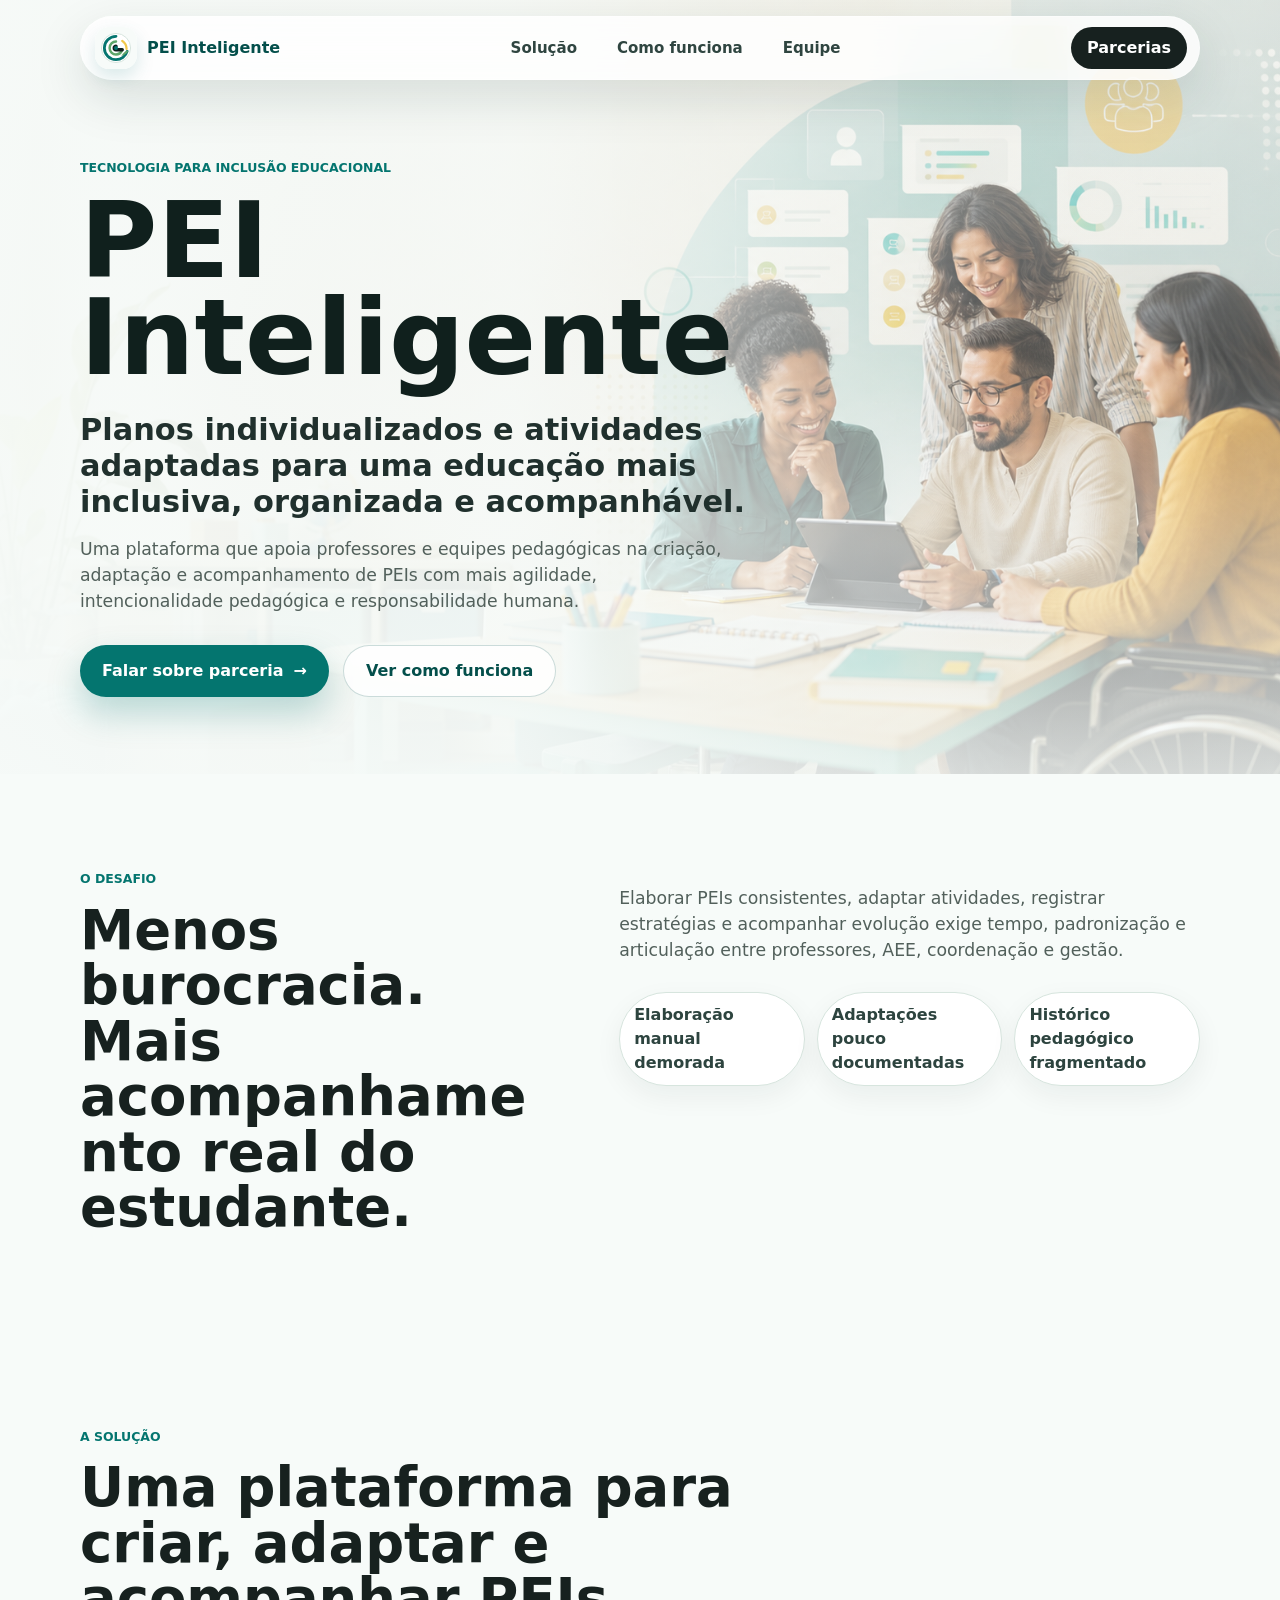
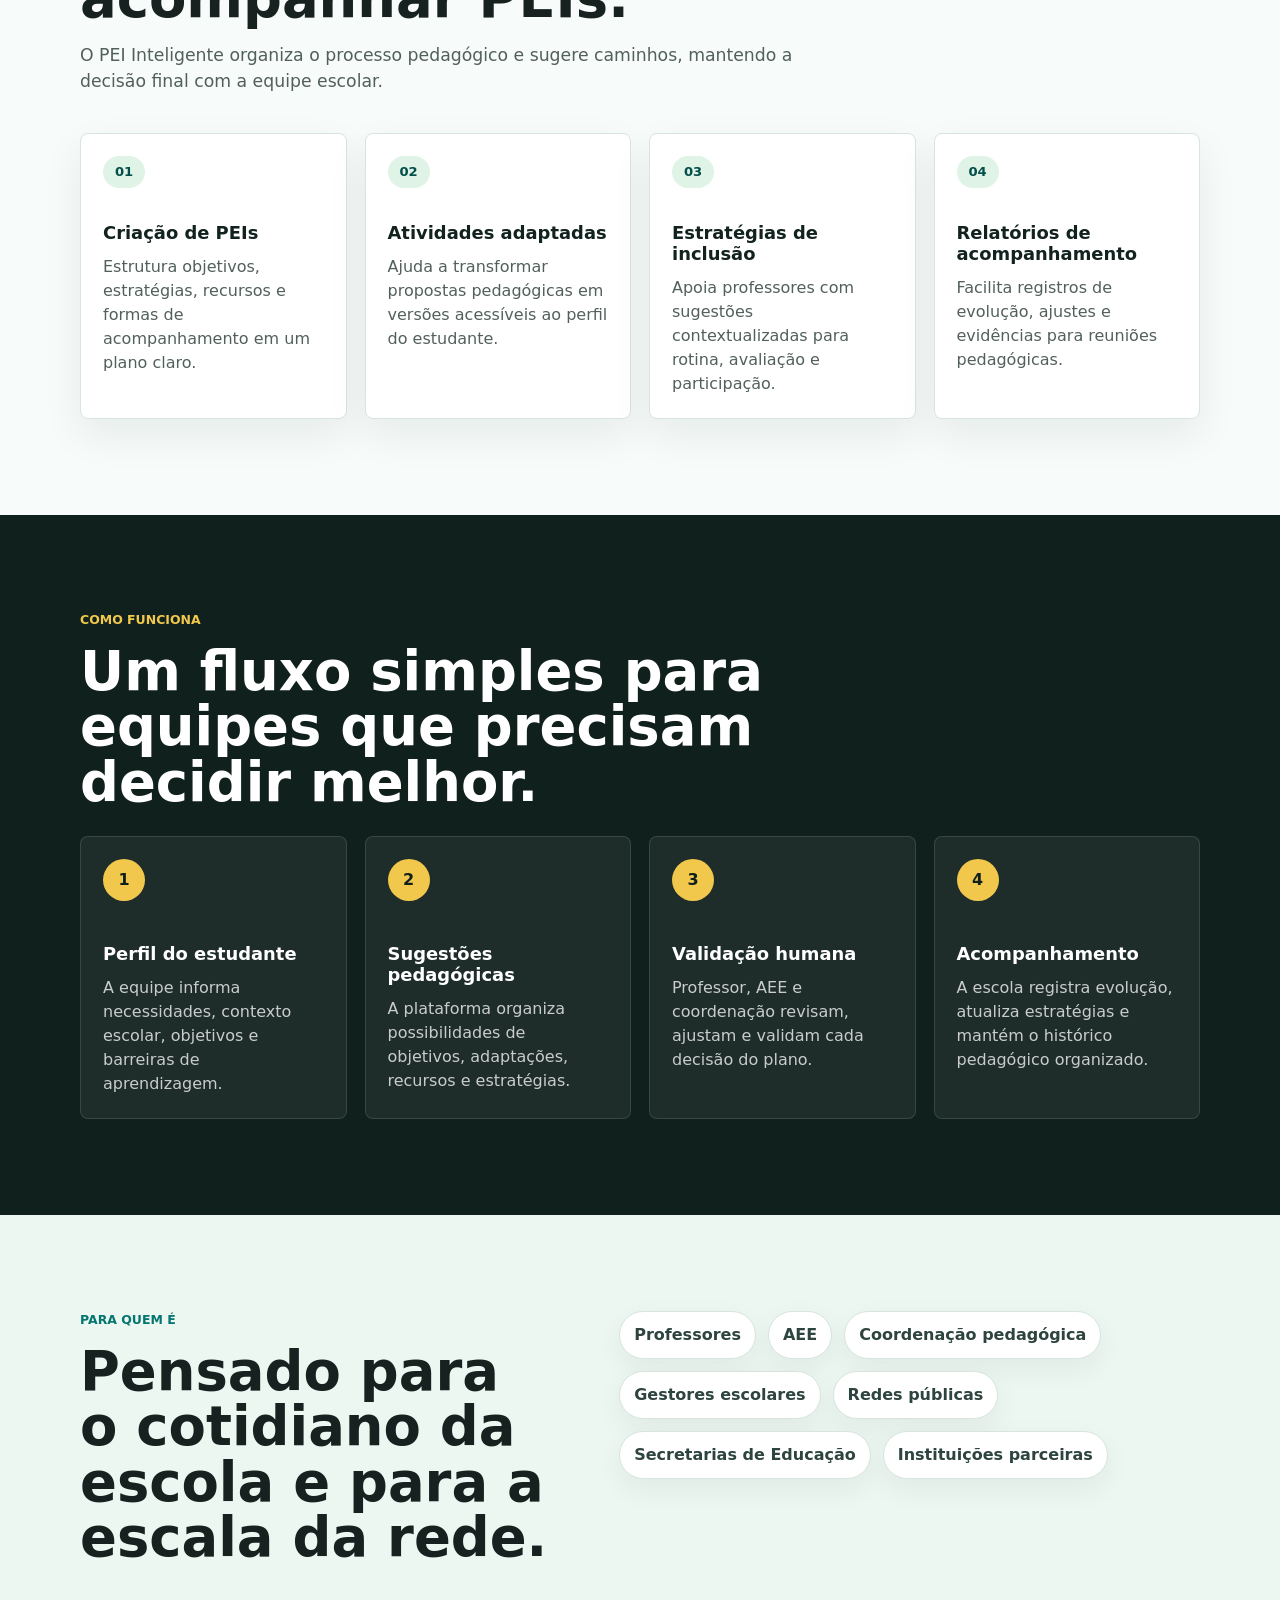
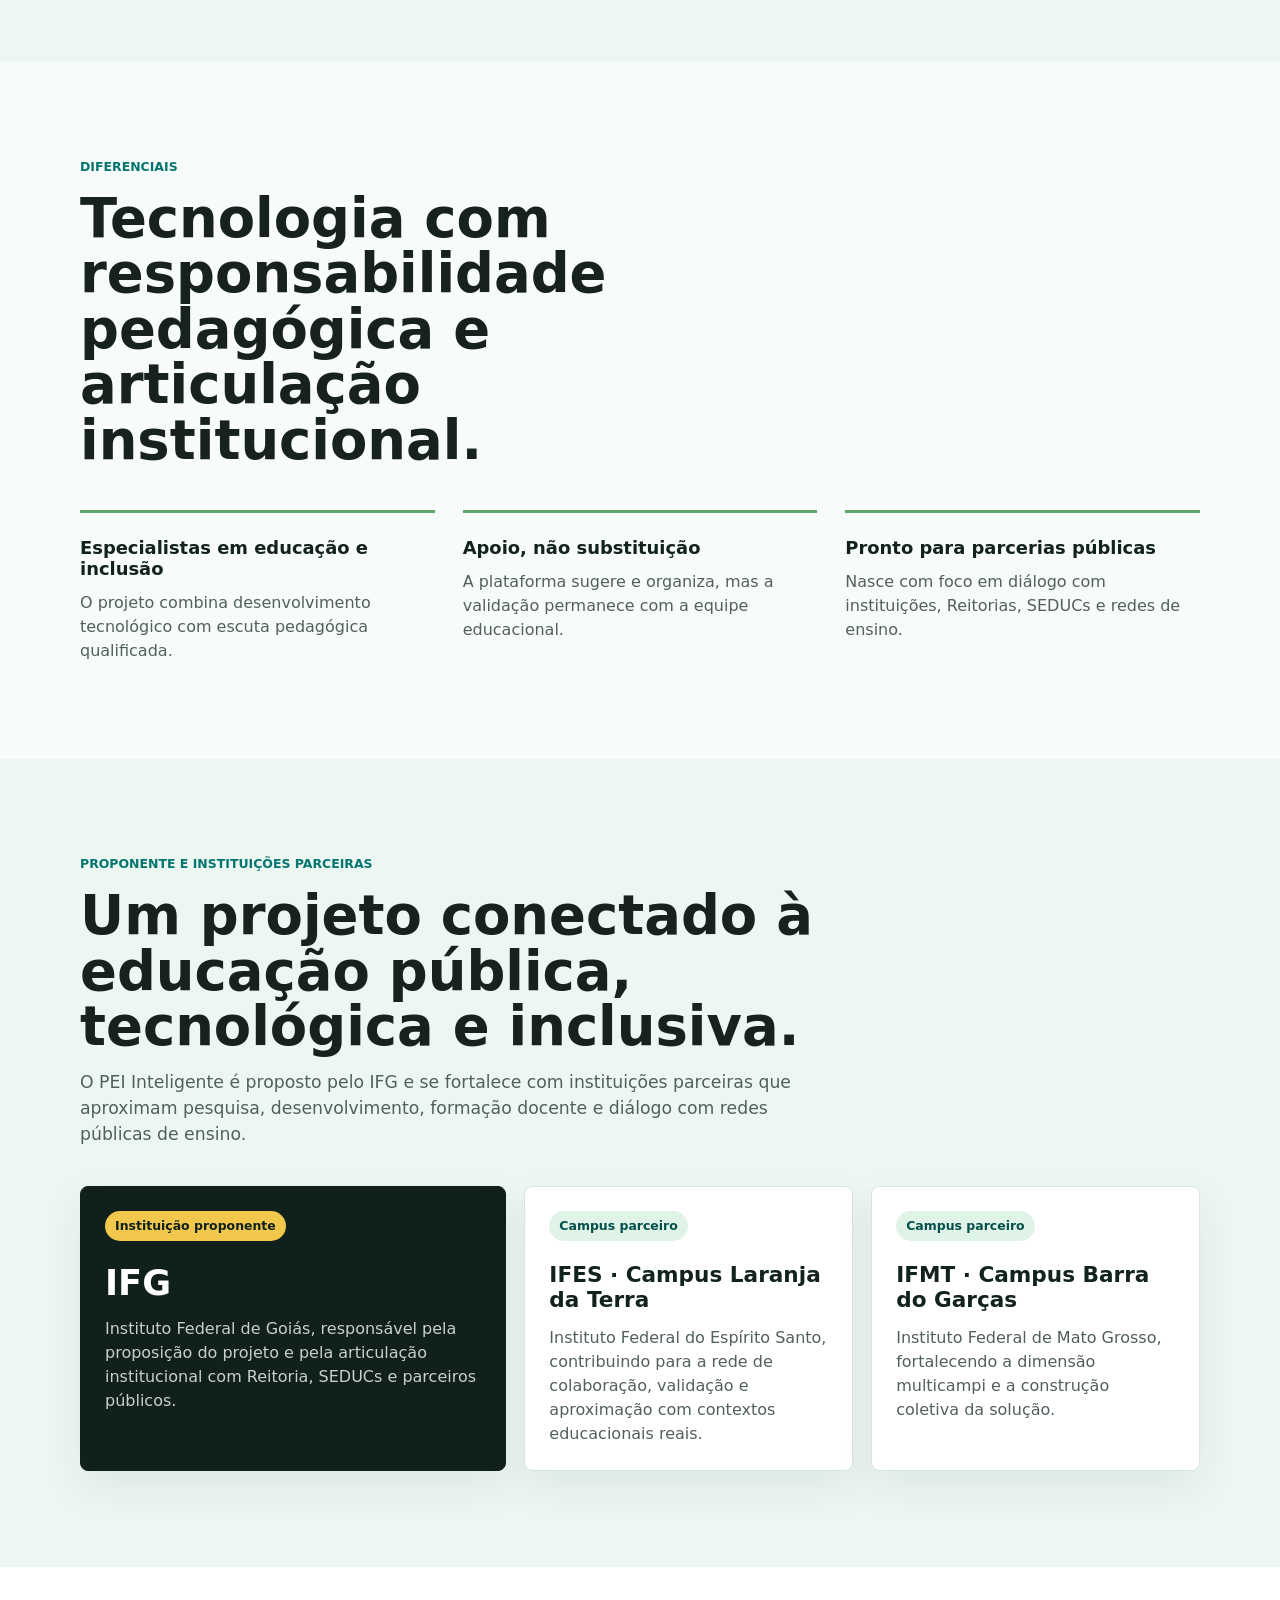
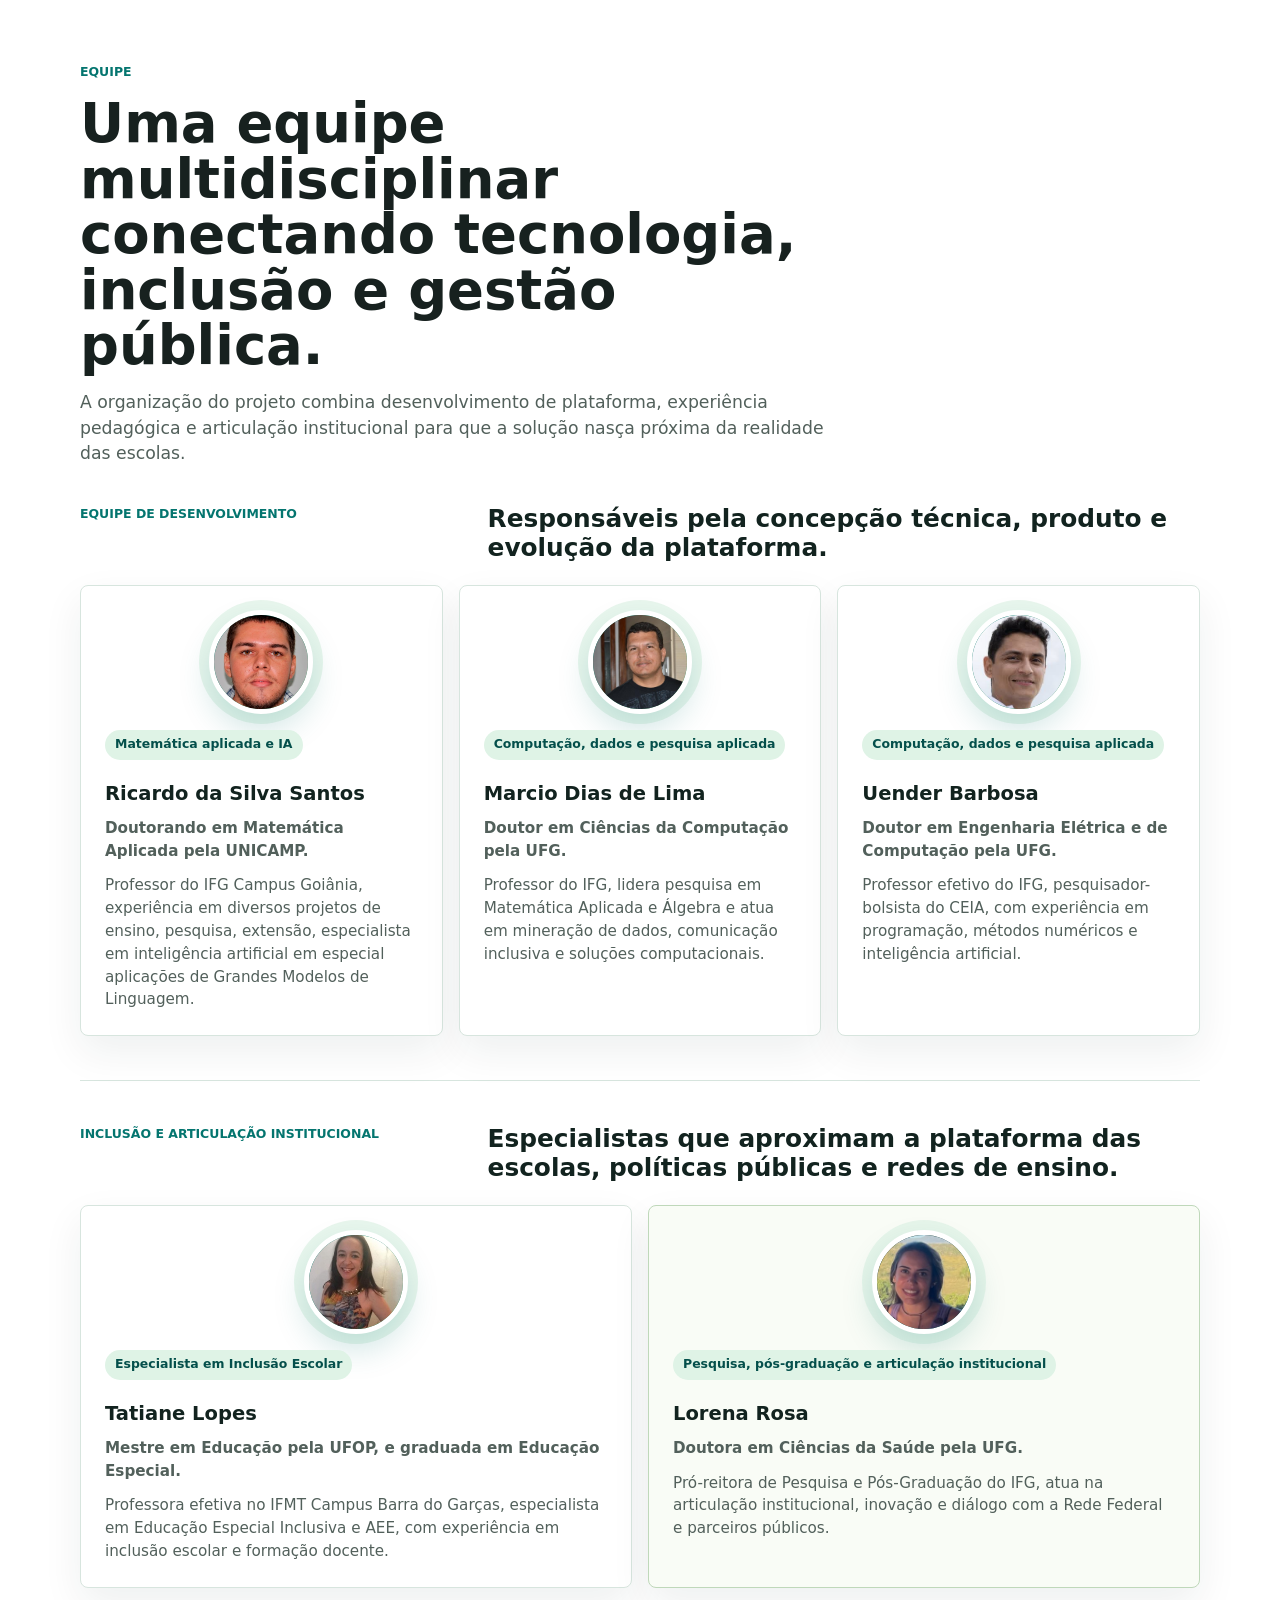
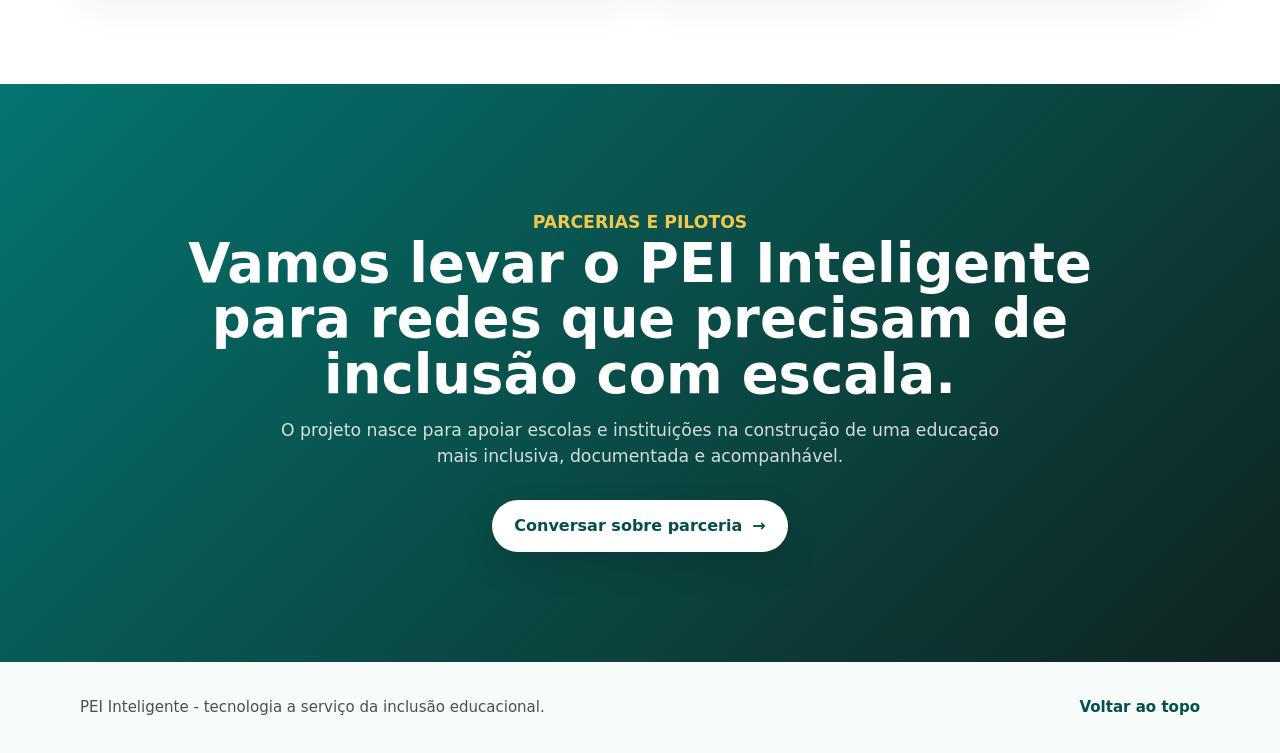
<file: index.html>
<!doctype html>
<html lang="pt-BR">
  <head>
    <meta charset="utf-8" />
    <meta name="viewport" content="width=device-width, initial-scale=1" />
    <title>PEI Inteligente | Planos individualizados e atividades adaptadas</title>
    <meta
      name="description"
      content="Plataforma para criação de PEIs, atividades adaptadas e acompanhamento pedagógico com foco em inclusão."
    />
    <meta property="og:title" content="PEI Inteligente" />
    <meta
      property="og:description"
      content="Planos individualizados, atividades adaptadas e acompanhamento pedagógico para uma educação mais inclusiva."
    />
    <meta property="og:type" content="website" />
    <meta property="og:image" content="assets/pei-inteligente-hero.png" />
    <link rel="icon" href="assets/pei-inteligente-logo.svg" type="image/svg+xml" />
    <link rel="stylesheet" href="styles.css" />
  </head>
  <body>
    <header class="site-header" aria-label="Topo">
      <a class="brand" href="#inicio" aria-label="PEI Inteligente">
        <img class="brand-logo" src="assets/pei-inteligente-logo.svg" alt="" />
        <span>PEI Inteligente</span>
      </a>

      <nav class="nav-links" aria-label="Navegação principal">
        <a href="#solucao">Solução</a>
        <a href="#como-funciona">Como funciona</a>
        <a href="#equipe">Equipe</a>
      </nav>

      <a class="header-action" href="#contato">Parcerias</a>
    </header>

    <main id="inicio">
      <section class="hero" aria-labelledby="hero-title">
        <div class="hero-media" aria-hidden="true">
          <img src="assets/pei-inteligente-hero.png" alt="" />
        </div>
        <div class="hero-overlay" aria-hidden="true"></div>

        <div class="hero-content">
          <p class="eyebrow">Tecnologia para inclusão educacional</p>
          <h1 id="hero-title">PEI Inteligente</h1>
          <p class="hero-subtitle">
            Planos individualizados e atividades adaptadas para uma educação mais inclusiva,
            organizada e acompanhável.
          </p>
          <p class="hero-copy">
            Uma plataforma que apoia professores e equipes pedagógicas na criação, adaptação
            e acompanhamento de PEIs com mais agilidade, intencionalidade pedagógica e
            responsabilidade humana.
          </p>

          <div class="hero-actions">
            <a class="button button-primary" href="#contato">
              Falar sobre parceria
              <span aria-hidden="true">→</span>
            </a>
            <a class="button button-secondary" href="#como-funciona">Ver como funciona</a>
          </div>
        </div>
      </section>

      <section class="section section-problem" aria-labelledby="problema-title">
        <div class="section-inner two-column">
          <div>
            <p class="section-kicker">O desafio</p>
            <h2 id="problema-title">Menos burocracia. Mais acompanhamento real do estudante.</h2>
          </div>
          <div class="lead-block">
            <p>
              Elaborar PEIs consistentes, adaptar atividades, registrar estratégias e acompanhar
              evolução exige tempo, padronização e articulação entre professores, AEE, coordenação
              e gestão.
            </p>
            <div class="pain-grid" aria-label="Principais desafios">
              <span>Elaboração manual demorada</span>
              <span>Adaptações pouco documentadas</span>
              <span>Histórico pedagógico fragmentado</span>
            </div>
          </div>
        </div>
      </section>

      <section class="section" id="solucao" aria-labelledby="solucao-title">
        <div class="section-inner">
          <div class="section-heading">
            <p class="section-kicker">A solução</p>
            <h2 id="solucao-title">Uma plataforma para criar, adaptar e acompanhar PEIs.</h2>
            <p>
              O PEI Inteligente organiza o processo pedagógico e sugere caminhos, mantendo a
              decisão final com a equipe escolar.
            </p>
          </div>

          <div class="feature-grid">
            <article class="feature-card">
              <span class="feature-icon">01</span>
              <h3>Criação de PEIs</h3>
              <p>Estrutura objetivos, estratégias, recursos e formas de acompanhamento em um plano claro.</p>
            </article>
            <article class="feature-card">
              <span class="feature-icon">02</span>
              <h3>Atividades adaptadas</h3>
              <p>Ajuda a transformar propostas pedagógicas em versões acessíveis ao perfil do estudante.</p>
            </article>
            <article class="feature-card">
              <span class="feature-icon">03</span>
              <h3>Estratégias de inclusão</h3>
              <p>Apoia professores com sugestões contextualizadas para rotina, avaliação e participação.</p>
            </article>
            <article class="feature-card">
              <span class="feature-icon">04</span>
              <h3>Relatórios de acompanhamento</h3>
              <p>Facilita registros de evolução, ajustes e evidências para reuniões pedagógicas.</p>
            </article>
          </div>
        </div>
      </section>

      <section class="section section-flow" id="como-funciona" aria-labelledby="fluxo-title">
        <div class="section-inner">
          <div class="section-heading compact">
            <p class="section-kicker">Como funciona</p>
            <h2 id="fluxo-title">Um fluxo simples para equipes que precisam decidir melhor.</h2>
          </div>

          <ol class="flow-list">
            <li>
              <span>1</span>
              <div>
                <h3>Perfil do estudante</h3>
                <p>A equipe informa necessidades, contexto escolar, objetivos e barreiras de aprendizagem.</p>
              </div>
            </li>
            <li>
              <span>2</span>
              <div>
                <h3>Sugestões pedagógicas</h3>
                <p>A plataforma organiza possibilidades de objetivos, adaptações, recursos e estratégias.</p>
              </div>
            </li>
            <li>
              <span>3</span>
              <div>
                <h3>Validação humana</h3>
                <p>Professor, AEE e coordenação revisam, ajustam e validam cada decisão do plano.</p>
              </div>
            </li>
            <li>
              <span>4</span>
              <div>
                <h3>Acompanhamento</h3>
                <p>A escola registra evolução, atualiza estratégias e mantém o histórico pedagógico organizado.</p>
              </div>
            </li>
          </ol>
        </div>
      </section>

      <section class="section audience-section" aria-labelledby="publico-title">
        <div class="section-inner two-column">
          <div>
            <p class="section-kicker">Para quem é</p>
            <h2 id="publico-title">Pensado para o cotidiano da escola e para a escala da rede.</h2>
          </div>
          <div class="tag-cloud" aria-label="Públicos atendidos">
            <span>Professores</span>
            <span>AEE</span>
            <span>Coordenação pedagógica</span>
            <span>Gestores escolares</span>
            <span>Redes públicas</span>
            <span>Secretarias de Educação</span>
            <span>Instituições parceiras</span>
          </div>
        </div>
      </section>

      <section class="section" aria-labelledby="diferenciais-title">
        <div class="section-inner">
          <div class="section-heading">
            <p class="section-kicker">Diferenciais</p>
            <h2 id="diferenciais-title">Tecnologia com responsabilidade pedagógica e articulação institucional.</h2>
          </div>

          <div class="difference-grid">
            <div>
              <h3>Especialistas em educação e inclusão</h3>
              <p>O projeto combina desenvolvimento tecnológico com escuta pedagógica qualificada.</p>
            </div>
            <div>
              <h3>Apoio, não substituição</h3>
              <p>A plataforma sugere e organiza, mas a validação permanece com a equipe educacional.</p>
            </div>
            <div>
              <h3>Pronto para parcerias públicas</h3>
              <p>Nasce com foco em diálogo com instituições, Reitorias, SEDUCs e redes de ensino.</p>
            </div>
          </div>
        </div>
      </section>

      <section class="section partners-section" aria-labelledby="parceiros-title">
        <div class="section-inner">
          <div class="section-heading">
            <p class="section-kicker">Proponente e instituições parceiras</p>
            <h2 id="parceiros-title">Um projeto conectado à educação pública, tecnológica e inclusiva.</h2>
            <p>
              O PEI Inteligente é proposto pelo IFG e se fortalece com instituições parceiras
              que aproximam pesquisa, desenvolvimento, formação docente e diálogo com redes
              públicas de ensino.
            </p>
          </div>

          <div class="institution-grid">
            <article class="institution-card primary-institution">
              <span>Instituição proponente</span>
              <h3>IFG</h3>
              <p>Instituto Federal de Goiás, responsável pela proposição do projeto e pela articulação institucional com Reitoria, SEDUCs e parceiros públicos.</p>
            </article>
            <article class="institution-card">
              <span>Campus parceiro</span>
              <h3>IFES · Campus Laranja da Terra</h3>
              <p>Instituto Federal do Espírito Santo, contribuindo para a rede de colaboração, validação e aproximação com contextos educacionais reais.</p>
            </article>
            <article class="institution-card">
              <span>Campus parceiro</span>
              <h3>IFMT · Campus Barra do Garças</h3>
              <p>Instituto Federal de Mato Grosso, fortalecendo a dimensão multicampi e a construção coletiva da solução.</p>
            </article>
          </div>
        </div>
      </section>

      <section class="section team-section" id="equipe" aria-labelledby="equipe-title">
        <div class="section-inner">
          <div class="section-heading">
            <p class="section-kicker">Equipe</p>
            <h2 id="equipe-title">Uma equipe multidisciplinar conectando tecnologia, inclusão e gestão pública.</h2>
            <p>
              A organização do projeto combina desenvolvimento de plataforma, experiência pedagógica
              e articulação institucional para que a solução nasça próxima da realidade das escolas.
            </p>
          </div>

          <div class="team-tier">
            <div class="tier-heading">
              <p class="section-kicker">Equipe de desenvolvimento</p>
              <h3>Responsáveis pela concepção técnica, produto e evolução da plataforma.</h3>
            </div>

            <div class="team-grid development-grid">
              <article class="person-card detailed-person">
                <img
                  class="person-photo"
                  src="assets/ricardo.png"
                  alt="Ricardo da Silva Santos"
                  style="align-self: center; object-position: center 42%;"
                />
                <div class="person-info">
                  <span class="role-label">Matemática aplicada e IA</span>
                  <h3>Ricardo da Silva Santos</h3>
                  <p class="formation">Doutorando em Matemática Aplicada pela UNICAMP.</p>
                  <p>
                    Professor do IFG Campus Goiânia, experiência em diversos projetos de ensino, pesquisa, extensão, especialista em inteligência artificial em especial aplicações de Grandes Modelos de Linguagem.
                  </p>
                </div>
              </article>

              <article class="person-card detailed-person">
                <img
                  class="person-photo"
                  src="assets/marcio.png"
                  alt="Marcio Dias de Lima"
                  style="align-self: center; object-position: center 38%;"
                />
                <div class="person-info">
                  <span class="role-label">Computação, dados e pesquisa aplicada</span>
                  <h3>Marcio Dias de Lima</h3>
                  <p class="formation">Doutor em Ciências da Computação pela UFG.</p>
                  <p>
                    Professor do IFG, lidera pesquisa em Matemática Aplicada e Álgebra e atua em mineração de dados, comunicação inclusiva e soluções computacionais.
                  </p>
                </div>
              </article>

              <article class="person-card detailed-person">
                <img
                  class="person-photo"
                  src="assets/uender.jpg"
                  alt="Uender Barbosa"
                  style="align-self: center; object-position: center 36%;"
                />
                <div class="person-info">
                  <span class="role-label">Computação, dados e pesquisa aplicada</span>
                  <h3>Uender Barbosa</h3>
                  <p class="formation">Doutor em Engenharia Elétrica e de Computação pela UFG.</p>
                  <p>
                    Professor efetivo do IFG, pesquisador-bolsista do CEIA, com experiência em programação, métodos numéricos e inteligência artificial.
                  </p>
                </div>
              </article>
            </div>
          </div>

          <div class="team-tier advisory-tier">
            <div class="tier-heading">
              <p class="section-kicker">Inclusão e articulação institucional</p>
              <h3>Especialistas que aproximam a plataforma das escolas, políticas públicas e redes de ensino.</h3>
            </div>

            <div class="team-grid advisory-grid">
              <article class="person-card specialist-card detailed-person">
                <img
                  class="person-photo"
                  src="assets/tatiane.png"
                  alt="Tatiane Lopes"
                  style="align-self: center; object-position: center 28%;"
                />
                <div class="person-info">
                  <span class="role-label">Especialista em Inclusão Escolar</span>
                  <h3>Tatiane Lopes</h3>
                  <p class="formation">Mestre em Educação pela UFOP, e graduada em Educação Especial.</p>
                  <p>
                    Professora efetiva no IFMT Campus Barra do Garças, especialista em Educação Especial Inclusiva e AEE, com experiência em inclusão escolar e formação docente.
                  </p>
                </div>
              </article>

              <article class="person-card specialist-card featured-person detailed-person">
                <img
                  class="person-photo"
                  src="assets/lorena.jpg"
                  alt="Lorena Rosa"
                  style="align-self: center; object-position: center 34%;"
                />
                <div class="person-info">
                  <span class="role-label">Pesquisa, pós-graduação e articulação institucional</span>
                  <h3>Lorena Rosa</h3>
                  <p class="formation">Doutora em Ciências da Saúde pela UFG.</p>
                  <p>
                    Pró-reitora de Pesquisa e Pós-Graduação do IFG, atua na articulação institucional, inovação e diálogo com a Rede Federal e parceiros públicos.
                  </p>
                </div>
              </article>
            </div>
          </div>
        </div>
      </section>

      <section class="contact-section" id="contato" aria-labelledby="contato-title">
        <div class="contact-inner">
          <p class="section-kicker">Parcerias e pilotos</p>
          <h2 id="contato-title">Vamos levar o PEI Inteligente para redes que precisam de inclusão com escala.</h2>
          <p>
            O projeto nasce para apoiar escolas e instituições na construção de uma educação mais
            inclusiva, documentada e acompanhável.
          </p>
          <a class="button button-light" href="https://wa.me/5562985499620">
            Conversar sobre parceria
            <span aria-hidden="true">→</span>
          </a>
        </div>
      </section>
    </main>

    <footer class="site-footer">
      <p>PEI Inteligente - tecnologia a serviço da inclusão educacional.</p>
      <a href="#inicio">Voltar ao topo</a>
    </footer>
  </body>
</html>
</file>
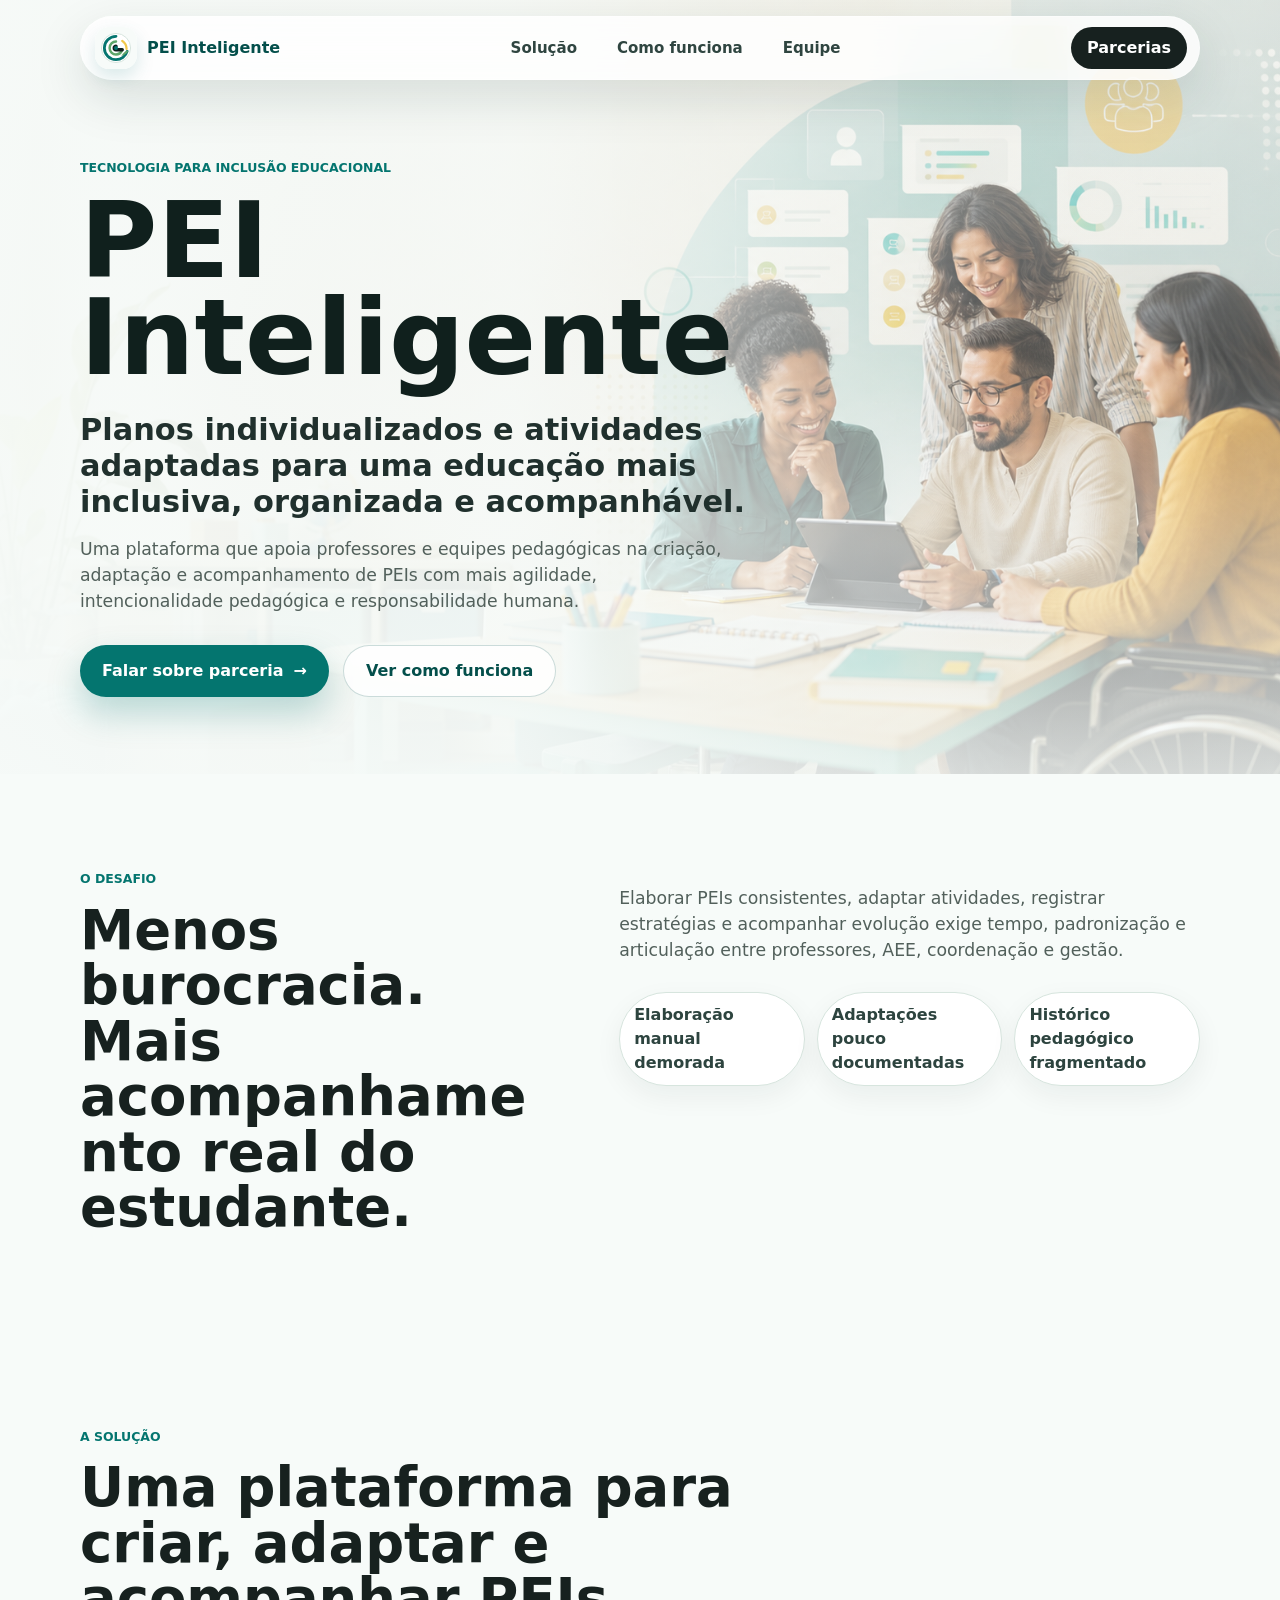
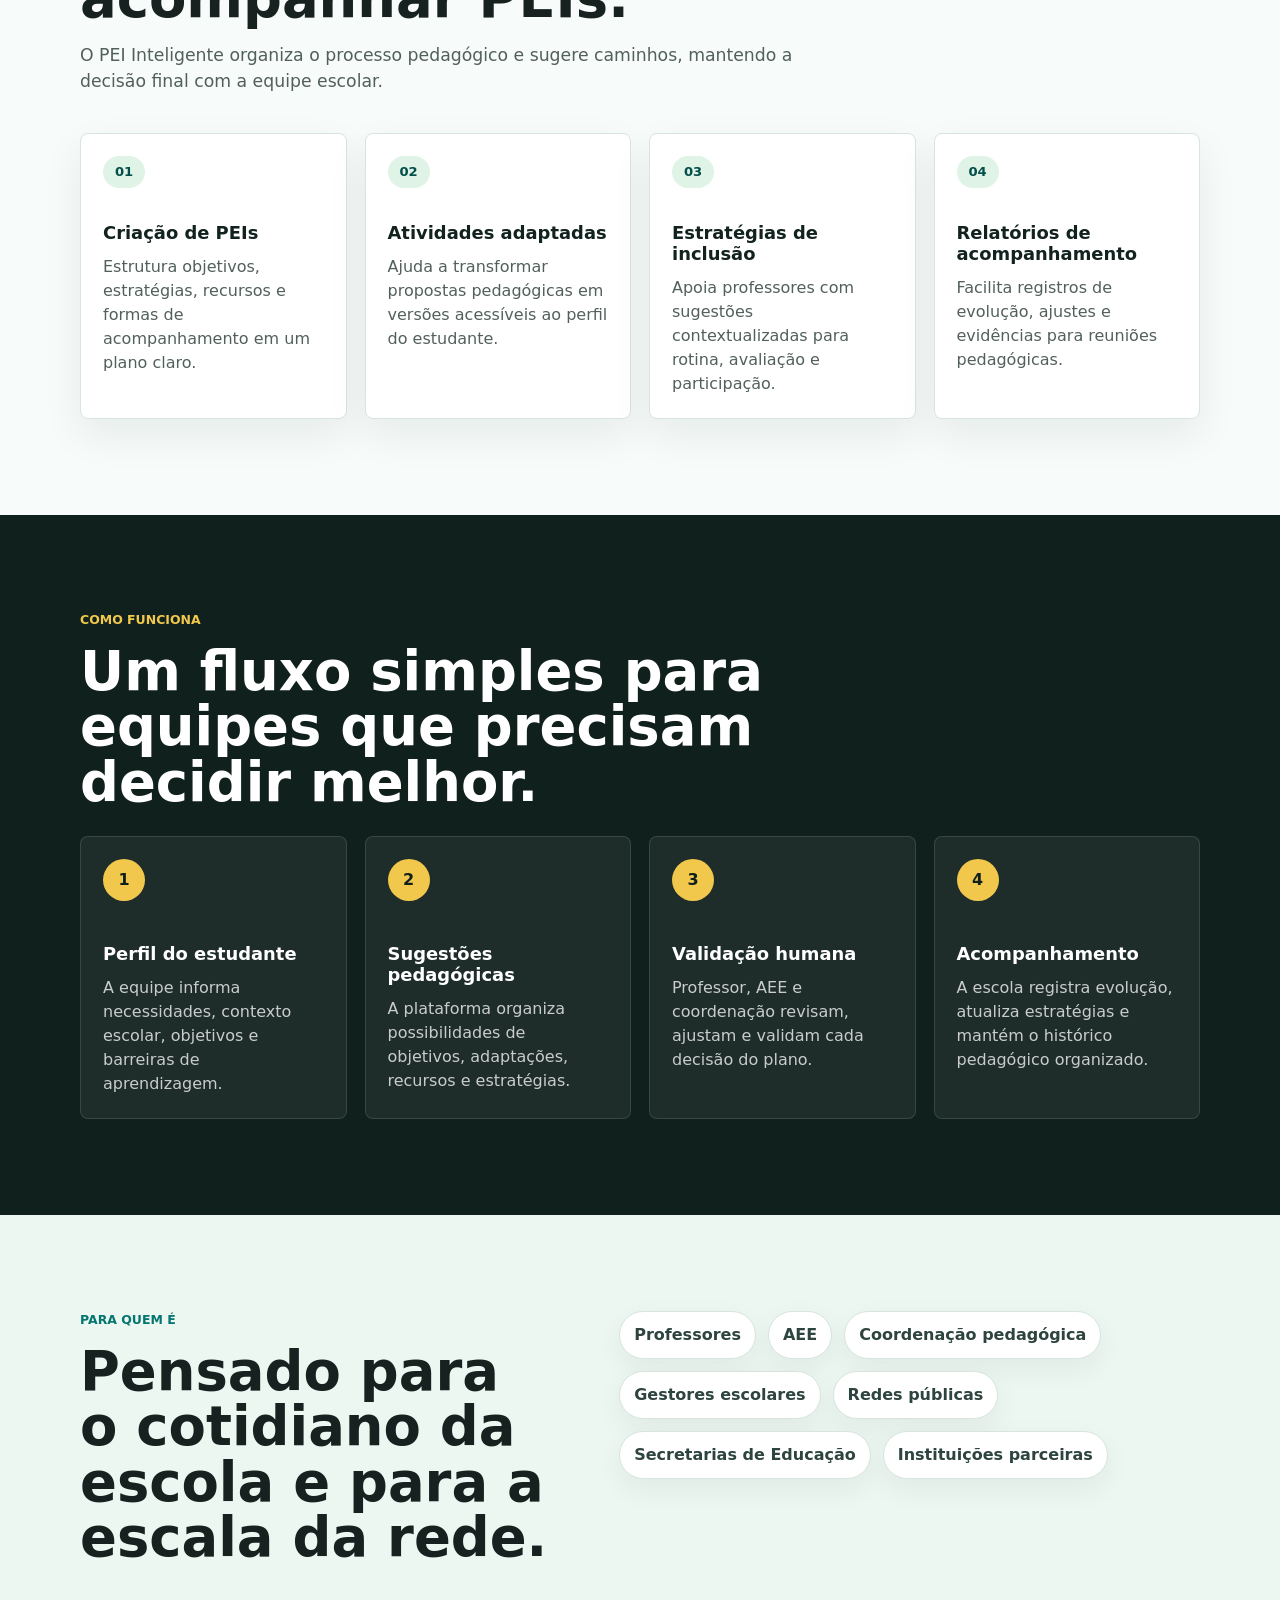
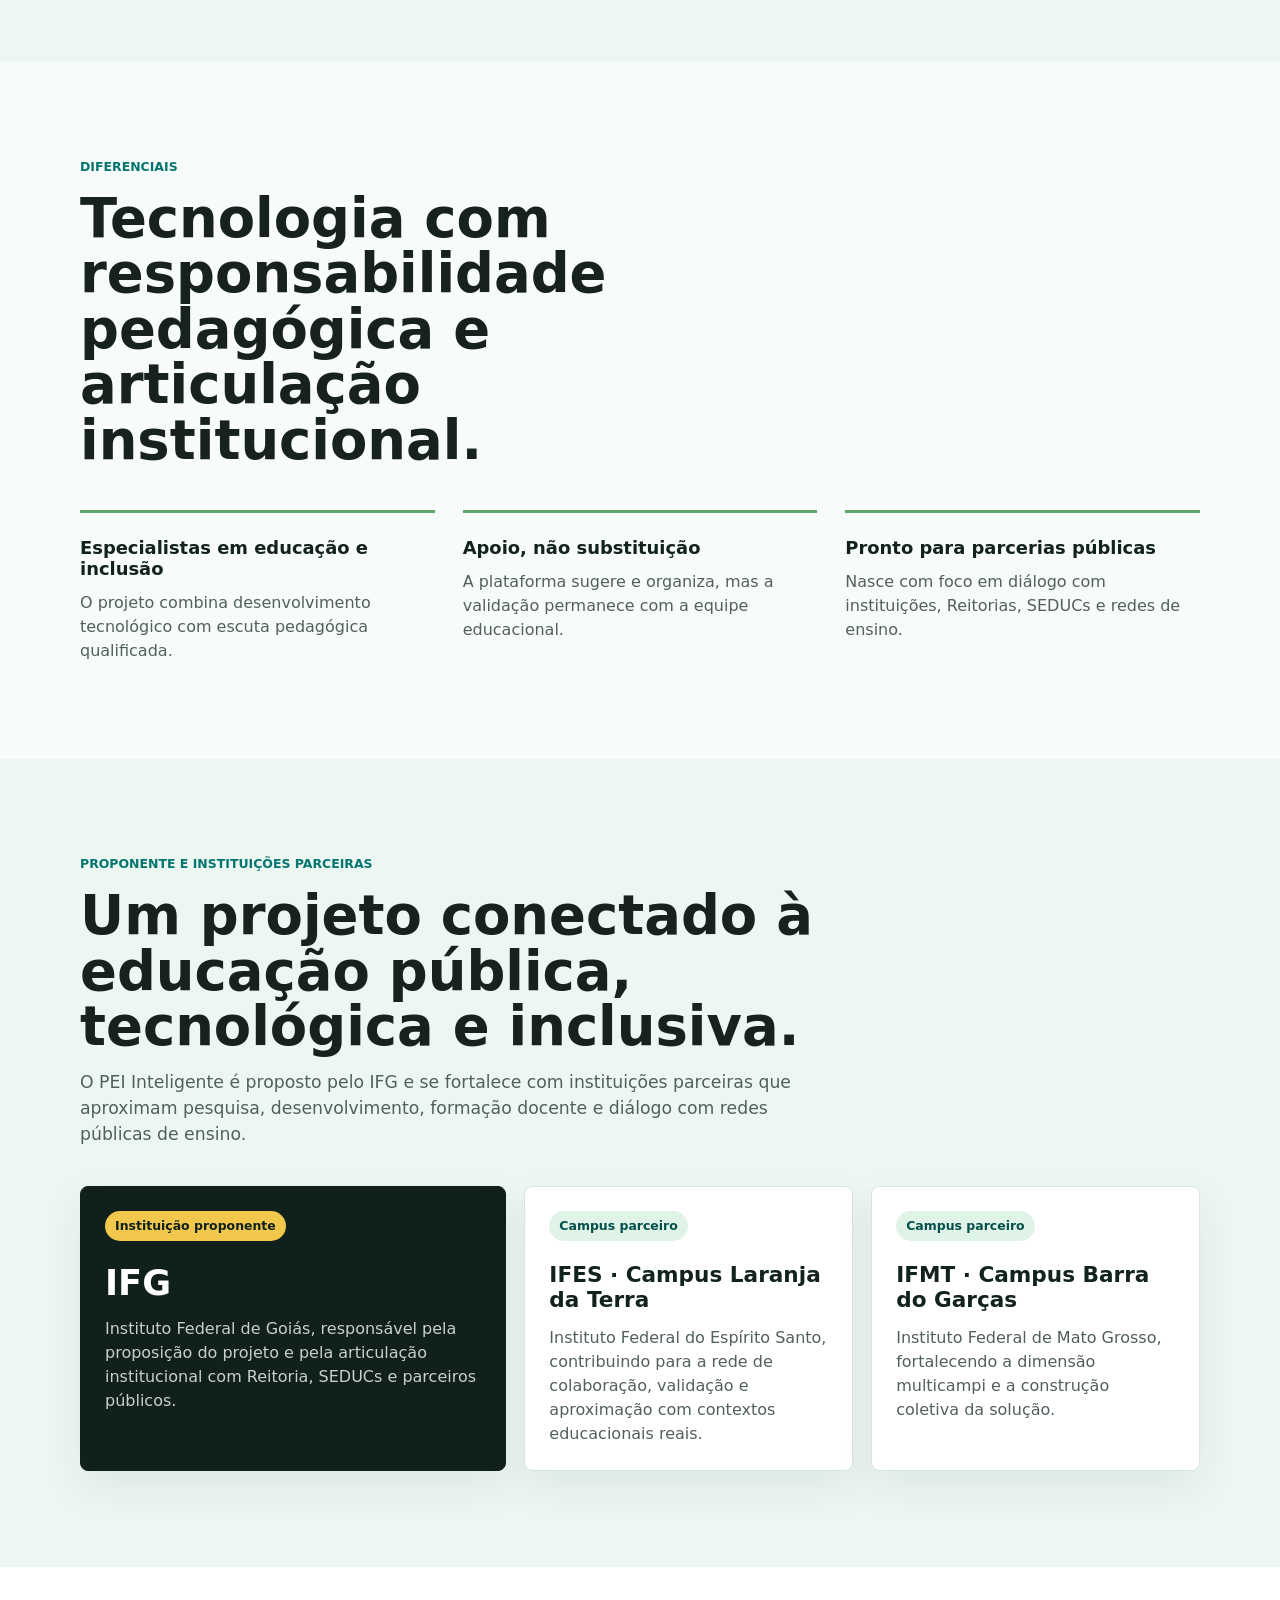
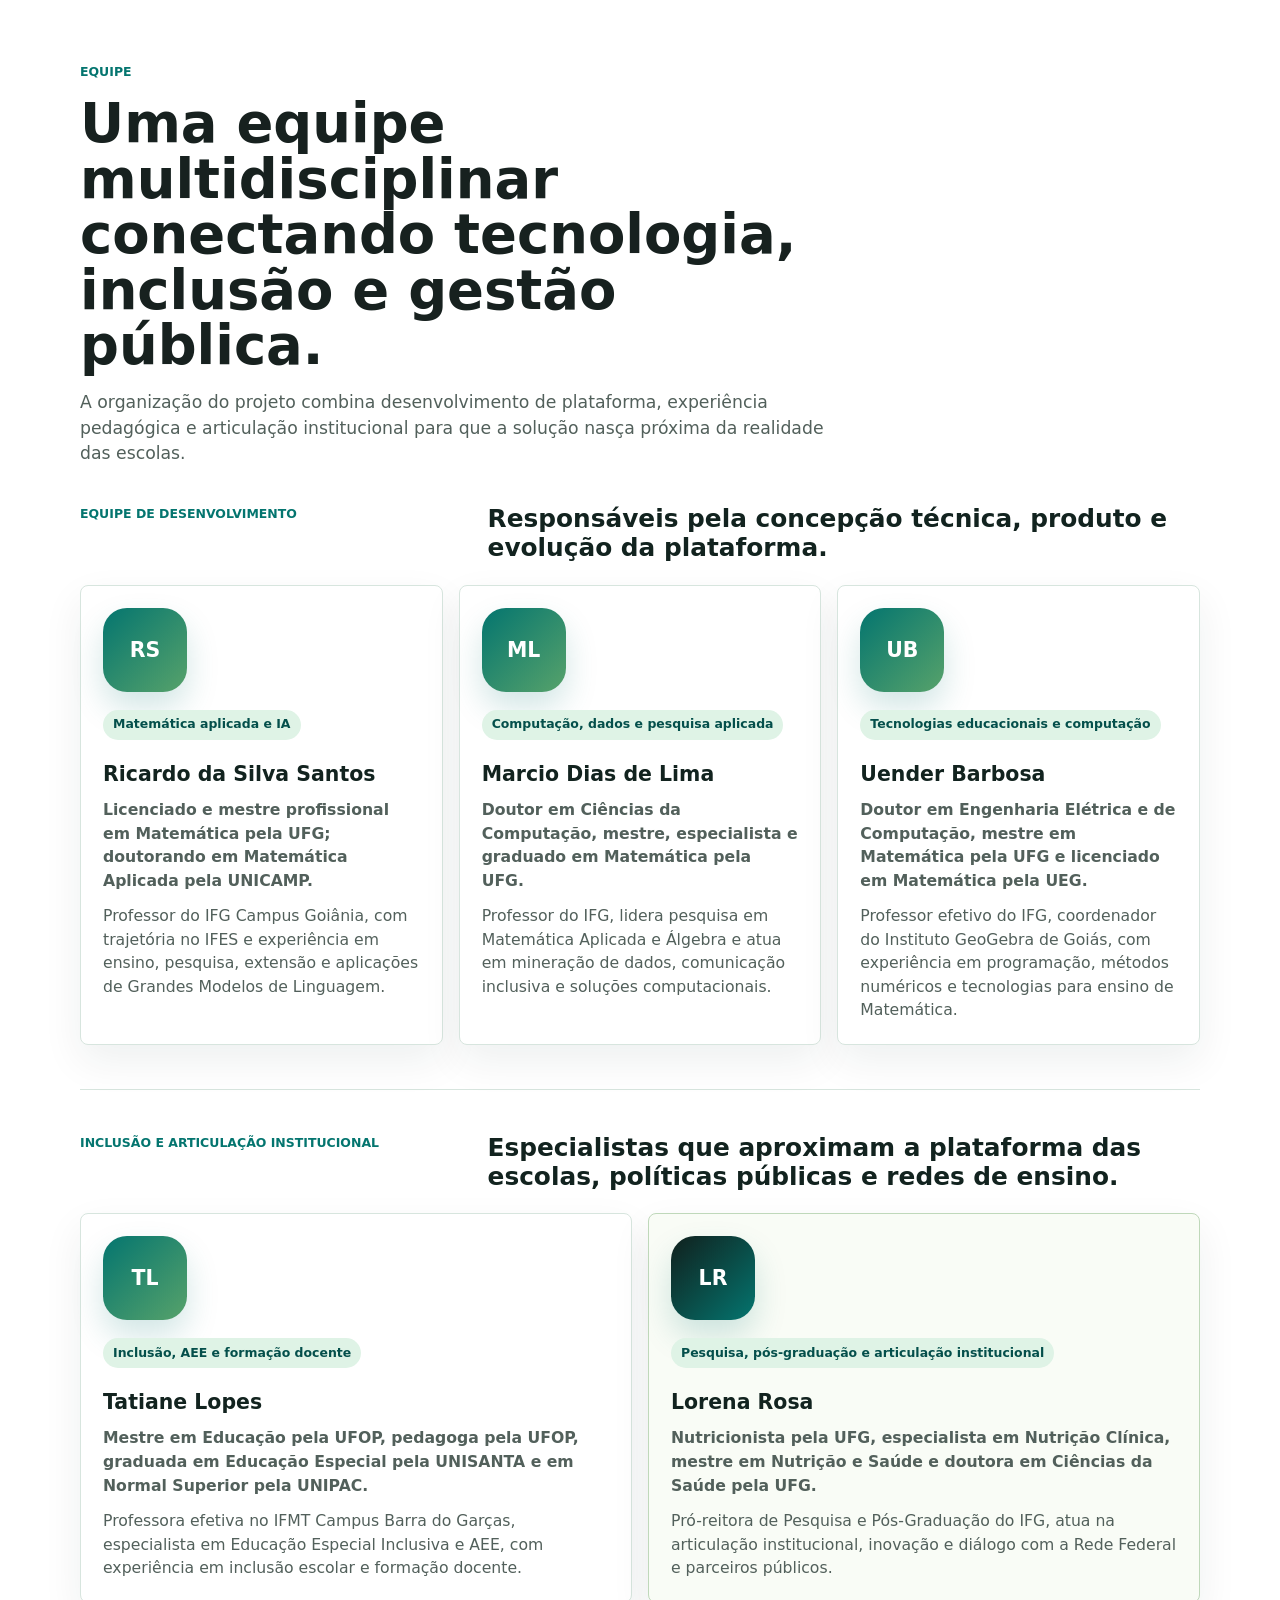
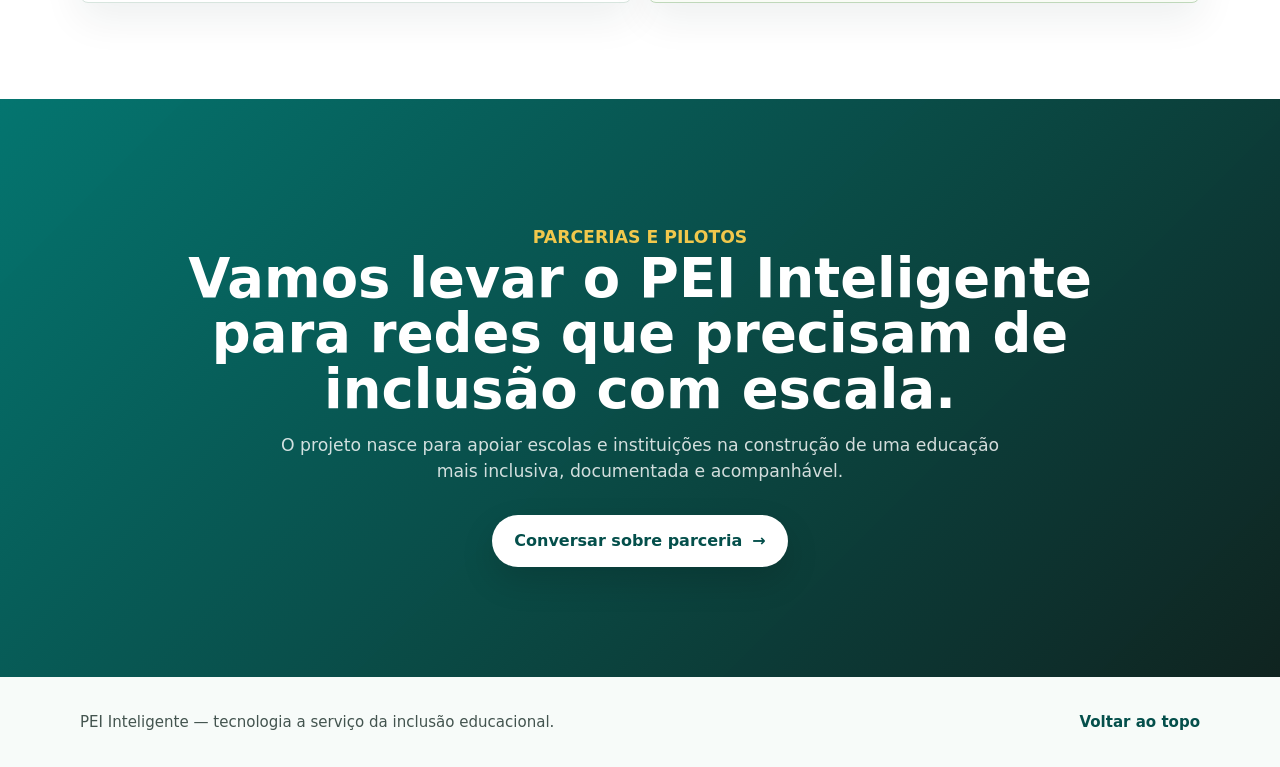
<file: pei-inteligente-landing/index.html>
<!doctype html>
<html lang="pt-BR">
  <head>
    <meta charset="utf-8" />
    <meta name="viewport" content="width=device-width, initial-scale=1" />
    <title>PEI Inteligente | Planos individualizados e atividades adaptadas</title>
    <meta
      name="description"
      content="Plataforma para criação de PEIs, atividades adaptadas e acompanhamento pedagógico com foco em inclusão."
    />
    <meta property="og:title" content="PEI Inteligente" />
    <meta
      property="og:description"
      content="Planos individualizados, atividades adaptadas e acompanhamento pedagógico para uma educação mais inclusiva."
    />
    <meta property="og:type" content="website" />
    <meta property="og:image" content="assets/pei-inteligente-hero.png" />
    <link rel="icon" href="assets/pei-inteligente-logo.svg" type="image/svg+xml" />
    <link rel="stylesheet" href="styles.css" />
  </head>
  <body>
    <header class="site-header" aria-label="Topo">
      <a class="brand" href="#inicio" aria-label="PEI Inteligente">
        <img class="brand-logo" src="assets/pei-inteligente-logo.svg" alt="" />
        <span>PEI Inteligente</span>
      </a>

      <nav class="nav-links" aria-label="Navegação principal">
        <a href="#solucao">Solução</a>
        <a href="#como-funciona">Como funciona</a>
        <a href="#equipe">Equipe</a>
      </nav>

      <a class="header-action" href="#contato">Parcerias</a>
    </header>

    <main id="inicio">
      <section class="hero" aria-labelledby="hero-title">
        <div class="hero-media" aria-hidden="true">
          <img src="assets/pei-inteligente-hero.png" alt="" />
        </div>
        <div class="hero-overlay" aria-hidden="true"></div>

        <div class="hero-content">
          <p class="eyebrow">Tecnologia para inclusão educacional</p>
          <h1 id="hero-title">PEI Inteligente</h1>
          <p class="hero-subtitle">
            Planos individualizados e atividades adaptadas para uma educação mais inclusiva,
            organizada e acompanhável.
          </p>
          <p class="hero-copy">
            Uma plataforma que apoia professores e equipes pedagógicas na criação, adaptação
            e acompanhamento de PEIs com mais agilidade, intencionalidade pedagógica e
            responsabilidade humana.
          </p>

          <div class="hero-actions">
            <a class="button button-primary" href="#contato">
              Falar sobre parceria
              <span aria-hidden="true">→</span>
            </a>
            <a class="button button-secondary" href="#como-funciona">Ver como funciona</a>
          </div>
        </div>
      </section>

      <section class="section section-problem" aria-labelledby="problema-title">
        <div class="section-inner two-column">
          <div>
            <p class="section-kicker">O desafio</p>
            <h2 id="problema-title">Menos burocracia. Mais acompanhamento real do estudante.</h2>
          </div>
          <div class="lead-block">
            <p>
              Elaborar PEIs consistentes, adaptar atividades, registrar estratégias e acompanhar
              evolução exige tempo, padronização e articulação entre professores, AEE, coordenação
              e gestão.
            </p>
            <div class="pain-grid" aria-label="Principais desafios">
              <span>Elaboração manual demorada</span>
              <span>Adaptações pouco documentadas</span>
              <span>Histórico pedagógico fragmentado</span>
            </div>
          </div>
        </div>
      </section>

      <section class="section" id="solucao" aria-labelledby="solucao-title">
        <div class="section-inner">
          <div class="section-heading">
            <p class="section-kicker">A solução</p>
            <h2 id="solucao-title">Uma plataforma para criar, adaptar e acompanhar PEIs.</h2>
            <p>
              O PEI Inteligente organiza o processo pedagógico e sugere caminhos, mantendo a
              decisão final com a equipe escolar.
            </p>
          </div>

          <div class="feature-grid">
            <article class="feature-card">
              <span class="feature-icon">01</span>
              <h3>Criação de PEIs</h3>
              <p>Estrutura objetivos, estratégias, recursos e formas de acompanhamento em um plano claro.</p>
            </article>
            <article class="feature-card">
              <span class="feature-icon">02</span>
              <h3>Atividades adaptadas</h3>
              <p>Ajuda a transformar propostas pedagógicas em versões acessíveis ao perfil do estudante.</p>
            </article>
            <article class="feature-card">
              <span class="feature-icon">03</span>
              <h3>Estratégias de inclusão</h3>
              <p>Apoia professores com sugestões contextualizadas para rotina, avaliação e participação.</p>
            </article>
            <article class="feature-card">
              <span class="feature-icon">04</span>
              <h3>Relatórios de acompanhamento</h3>
              <p>Facilita registros de evolução, ajustes e evidências para reuniões pedagógicas.</p>
            </article>
          </div>
        </div>
      </section>

      <section class="section section-flow" id="como-funciona" aria-labelledby="fluxo-title">
        <div class="section-inner">
          <div class="section-heading compact">
            <p class="section-kicker">Como funciona</p>
            <h2 id="fluxo-title">Um fluxo simples para equipes que precisam decidir melhor.</h2>
          </div>

          <ol class="flow-list">
            <li>
              <span>1</span>
              <div>
                <h3>Perfil do estudante</h3>
                <p>A equipe informa necessidades, contexto escolar, objetivos e barreiras de aprendizagem.</p>
              </div>
            </li>
            <li>
              <span>2</span>
              <div>
                <h3>Sugestões pedagógicas</h3>
                <p>A plataforma organiza possibilidades de objetivos, adaptações, recursos e estratégias.</p>
              </div>
            </li>
            <li>
              <span>3</span>
              <div>
                <h3>Validação humana</h3>
                <p>Professor, AEE e coordenação revisam, ajustam e validam cada decisão do plano.</p>
              </div>
            </li>
            <li>
              <span>4</span>
              <div>
                <h3>Acompanhamento</h3>
                <p>A escola registra evolução, atualiza estratégias e mantém o histórico pedagógico organizado.</p>
              </div>
            </li>
          </ol>
        </div>
      </section>

      <section class="section audience-section" aria-labelledby="publico-title">
        <div class="section-inner two-column">
          <div>
            <p class="section-kicker">Para quem é</p>
            <h2 id="publico-title">Pensado para o cotidiano da escola e para a escala da rede.</h2>
          </div>
          <div class="tag-cloud" aria-label="Públicos atendidos">
            <span>Professores</span>
            <span>AEE</span>
            <span>Coordenação pedagógica</span>
            <span>Gestores escolares</span>
            <span>Redes públicas</span>
            <span>Secretarias de Educação</span>
            <span>Instituições parceiras</span>
          </div>
        </div>
      </section>

      <section class="section" aria-labelledby="diferenciais-title">
        <div class="section-inner">
          <div class="section-heading">
            <p class="section-kicker">Diferenciais</p>
            <h2 id="diferenciais-title">Tecnologia com responsabilidade pedagógica e articulação institucional.</h2>
          </div>

          <div class="difference-grid">
            <div>
              <h3>Especialistas em educação e inclusão</h3>
              <p>O projeto combina desenvolvimento tecnológico com escuta pedagógica qualificada.</p>
            </div>
            <div>
              <h3>Apoio, não substituição</h3>
              <p>A plataforma sugere e organiza, mas a validação permanece com a equipe educacional.</p>
            </div>
            <div>
              <h3>Pronto para parcerias públicas</h3>
              <p>Nasce com foco em diálogo com instituições, Reitorias, SEDUCs e redes de ensino.</p>
            </div>
          </div>
        </div>
      </section>

      <section class="section partners-section" aria-labelledby="parceiros-title">
        <div class="section-inner">
          <div class="section-heading">
            <p class="section-kicker">Proponente e instituições parceiras</p>
            <h2 id="parceiros-title">Um projeto conectado à educação pública, tecnológica e inclusiva.</h2>
            <p>
              O PEI Inteligente é proposto pelo IFG e se fortalece com instituições parceiras
              que aproximam pesquisa, desenvolvimento, formação docente e diálogo com redes
              públicas de ensino.
            </p>
          </div>

          <div class="institution-grid">
            <article class="institution-card primary-institution">
              <span>Instituição proponente</span>
              <h3>IFG</h3>
              <p>Instituto Federal de Goiás, responsável pela proposição do projeto e pela articulação institucional com Reitoria, SEDUCs e parceiros públicos.</p>
            </article>
            <article class="institution-card">
              <span>Campus parceiro</span>
              <h3>IFES · Campus Laranja da Terra</h3>
              <p>Instituto Federal do Espírito Santo, contribuindo para a rede de colaboração, validação e aproximação com contextos educacionais reais.</p>
            </article>
            <article class="institution-card">
              <span>Campus parceiro</span>
              <h3>IFMT · Campus Barra do Garças</h3>
              <p>Instituto Federal de Mato Grosso, fortalecendo a dimensão multicampi e a construção coletiva da solução.</p>
            </article>
          </div>
        </div>
      </section>

      <section class="section team-section" id="equipe" aria-labelledby="equipe-title">
        <div class="section-inner">
          <div class="section-heading">
            <p class="section-kicker">Equipe</p>
            <h2 id="equipe-title">Uma equipe multidisciplinar conectando tecnologia, inclusão e gestão pública.</h2>
            <p>
              A organização do projeto combina desenvolvimento de plataforma, experiência pedagógica
              e articulação institucional para que a solução nasça próxima da realidade das escolas.
            </p>
          </div>

          <div class="team-tier">
            <div class="tier-heading">
              <p class="section-kicker">Equipe de desenvolvimento</p>
              <h3>Responsáveis pela concepção técnica, produto e evolução da plataforma.</h3>
            </div>

            <div class="team-grid development-grid">
              <article class="person-card detailed-person">
                <div class="person-photo" aria-hidden="true">RS</div>
                <div class="person-info">
                  <span class="role-label">Matemática aplicada e IA</span>
                  <h3>Ricardo da Silva Santos</h3>
                  <p class="formation">Licenciado e mestre profissional em Matemática pela UFG; doutorando em Matemática Aplicada pela UNICAMP.</p>
                  <p>
                    Professor do IFG Campus Goiânia, com trajetória no IFES e experiência em ensino, pesquisa, extensão e aplicações de Grandes Modelos de Linguagem.
                  </p>
                </div>
              </article>
              <article class="person-card detailed-person">
                <div class="person-photo" aria-hidden="true">ML</div>
                <div class="person-info">
                  <span class="role-label">Computação, dados e pesquisa aplicada</span>
                  <h3>Marcio Dias de Lima</h3>
                  <p class="formation">Doutor em Ciências da Computação, mestre, especialista e graduado em Matemática pela UFG.</p>
                  <p>
                    Professor do IFG, lidera pesquisa em Matemática Aplicada e Álgebra e atua em mineração de dados, comunicação inclusiva e soluções computacionais.
                  </p>
                </div>
              </article>
              <article class="person-card detailed-person">
                <div class="person-photo" aria-hidden="true">UB</div>
                <div class="person-info">
                  <span class="role-label">Tecnologias educacionais e computação</span>
                  <h3>Uender Barbosa</h3>
                  <p class="formation">Doutor em Engenharia Elétrica e de Computação, mestre em Matemática pela UFG e licenciado em Matemática pela UEG.</p>
                  <p>
                    Professor efetivo do IFG, coordenador do Instituto GeoGebra de Goiás, com experiência em programação, métodos numéricos e tecnologias para ensino de Matemática.
                  </p>
                </div>
              </article>
            </div>
          </div>

          <div class="team-tier advisory-tier">
            <div class="tier-heading">
              <p class="section-kicker">Inclusão e articulação institucional</p>
              <h3>Especialistas que aproximam a plataforma das escolas, políticas públicas e redes de ensino.</h3>
            </div>

            <div class="team-grid advisory-grid">
              <article class="person-card specialist-card detailed-person">
                <div class="person-photo" aria-hidden="true">TL</div>
                <div class="person-info">
                  <span class="role-label">Inclusão, AEE e formação docente</span>
                  <h3>Tatiane Lopes</h3>
                  <p class="formation">Mestre em Educação pela UFOP, pedagoga pela UFOP, graduada em Educação Especial pela UNISANTA e em Normal Superior pela UNIPAC.</p>
                  <p>
                    Professora efetiva no IFMT Campus Barra do Garças, especialista em Educação Especial Inclusiva e AEE, com experiência em inclusão escolar e formação docente.
                  </p>
                </div>
              </article>
              <article class="person-card specialist-card featured-person detailed-person">
                <div class="person-photo" aria-hidden="true">LR</div>
                <div class="person-info">
                  <span class="role-label">Pesquisa, pós-graduação e articulação institucional</span>
                  <h3>Lorena Rosa</h3>
                  <p class="formation">Nutricionista pela UFG, especialista em Nutrição Clínica, mestre em Nutrição e Saúde e doutora em Ciências da Saúde pela UFG.</p>
                  <p>
                    Pró-reitora de Pesquisa e Pós-Graduação do IFG, atua na articulação institucional, inovação e diálogo com a Rede Federal e parceiros públicos.
                  </p>
                </div>
              </article>
            </div>
          </div>
        </div>
      </section>

      <section class="contact-section" id="contato" aria-labelledby="contato-title">
        <div class="contact-inner">
          <p class="section-kicker">Parcerias e pilotos</p>
          <h2 id="contato-title">Vamos levar o PEI Inteligente para redes que precisam de inclusão com escala.</h2>
          <p>
            O projeto nasce para apoiar escolas e instituições na construção de uma educação mais
            inclusiva, documentada e acompanhável.
          </p>
          <a class="button button-light" href="mailto:contato@peiinteligente.com.br?subject=Parceria%20com%20o%20PEI%20Inteligente">
            Conversar sobre parceria
            <span aria-hidden="true">→</span>
          </a>
        </div>
      </section>
    </main>

    <footer class="site-footer">
      <p>PEI Inteligente — tecnologia a serviço da inclusão educacional.</p>
      <a href="#inicio">Voltar ao topo</a>
    </footer>
  </body>
</html>
</file>
<file: styles.css>
:root {
  --bg: #f7fbf9;
  --bg-soft: #edf7f2;
  --ink: #17211f;
  --muted: #52605b;
  --line: #d7e5de;
  --teal: #04756f;
  --teal-dark: #044f4b;
  --green: #5ea66a;
  --mint: #dff3e6;
  --gold: #f1c84c;
  --white: #ffffff;
  --shadow: 0 20px 60px rgba(10, 42, 38, 0.13);
}

* {
  box-sizing: border-box;
}

html {
  scroll-behavior: smooth;
}

body {
  margin: 0;
  background: var(--bg);
  color: var(--ink);
  font-family:
    Inter, ui-sans-serif, system-ui, -apple-system, BlinkMacSystemFont, "Segoe UI", sans-serif;
  line-height: 1.5;
  text-rendering: optimizeLegibility;
}

img {
  display: block;
  max-width: 100%;
}

a {
  color: inherit;
  text-decoration: none;
}

.site-header {
  position: fixed;
  z-index: 20;
  top: 16px;
  left: 50%;
  display: grid;
  grid-template-columns: auto 1fr auto;
  align-items: center;
  gap: 28px;
  width: min(1120px, calc(100% - 32px));
  min-height: 64px;
  padding: 10px 12px 10px 14px;
  transform: translateX(-50%);
  border: 1px solid rgba(255, 255, 255, 0.34);
  border-radius: 999px;
  background: rgba(255, 255, 255, 0.82);
  box-shadow: 0 18px 50px rgba(16, 45, 42, 0.13);
  backdrop-filter: blur(18px);
}

.brand {
  display: inline-flex;
  align-items: center;
  gap: 10px;
  min-width: 0;
  font-weight: 800;
  color: var(--teal-dark);
}

.brand-logo {
  display: block;
  width: 42px;
  height: 42px;
  border-radius: 14px;
  box-shadow: 0 8px 18px rgba(4, 117, 111, 0.15);
}

.nav-links {
  display: flex;
  justify-content: center;
  gap: 8px;
  color: #2f4540;
  font-size: 0.94rem;
  font-weight: 700;
}

.nav-links a,
.header-action {
  display: inline-flex;
  align-items: center;
  justify-content: center;
  min-height: 42px;
  padding: 0 16px;
  border-radius: 999px;
  transition:
    background-color 180ms ease,
    color 180ms ease,
    transform 180ms ease;
}

.nav-links a:hover {
  background: rgba(4, 117, 111, 0.08);
  color: var(--teal-dark);
}

.header-action {
  background: var(--ink);
  color: var(--white);
  font-weight: 800;
}

.header-action:hover,
.button:hover {
  transform: translateY(-1px);
}

.hero {
  position: relative;
  display: flex;
  align-items: center;
  min-height: 680px;
  height: 86svh;
  max-height: 820px;
  overflow: hidden;
  isolation: isolate;
}

.hero-media,
.hero-overlay {
  position: absolute;
  inset: 0;
}

.hero-media img {
  width: 100%;
  height: 100%;
  object-fit: cover;
  object-position: center;
}

.hero-overlay {
  z-index: 1;
  background:
    linear-gradient(90deg, rgba(247, 251, 249, 0.96) 0%, rgba(247, 251, 249, 0.84) 40%, rgba(247, 251, 249, 0.2) 78%),
    linear-gradient(180deg, rgba(247, 251, 249, 0.58) 0%, rgba(247, 251, 249, 0.1) 46%, rgba(247, 251, 249, 0.82) 100%);
}

.hero-content {
  position: relative;
  z-index: 2;
  width: min(1120px, calc(100% - 40px));
  margin: 0 auto;
  padding-top: 82px;
}

.eyebrow,
.section-kicker {
  margin: 0 0 14px;
  color: var(--teal);
  font-size: 0.78rem;
  font-weight: 900;
  letter-spacing: 0;
  text-transform: uppercase;
}

h1,
h2,
h3,
p {
  overflow-wrap: anywhere;
}

h1 {
  max-width: 760px;
  margin: 0;
  color: #10201d;
  font-size: 6.6rem;
  line-height: 0.92;
  letter-spacing: 0;
}

.hero-subtitle {
  max-width: 720px;
  margin: 26px 0 0;
  color: #20302d;
  font-size: 1.9rem;
  font-weight: 700;
  line-height: 1.18;
}

.hero-copy {
  max-width: 650px;
  margin: 18px 0 0;
  color: var(--muted);
  font-size: 1.08rem;
}

.hero-actions,
.contact-inner .button {
  margin-top: 30px;
}

.hero-actions {
  display: flex;
  flex-wrap: wrap;
  gap: 14px;
}

.button {
  display: inline-flex;
  align-items: center;
  justify-content: center;
  gap: 10px;
  min-height: 52px;
  padding: 0 22px;
  border-radius: 999px;
  font-weight: 800;
  transition:
    transform 180ms ease,
    box-shadow 180ms ease,
    background-color 180ms ease;
}

.button-primary {
  background: var(--teal);
  color: var(--white);
  box-shadow: 0 16px 34px rgba(4, 117, 111, 0.25);
}

.button-primary:hover {
  background: var(--teal-dark);
}

.button-secondary {
  border: 1px solid rgba(4, 79, 75, 0.2);
  background: rgba(255, 255, 255, 0.82);
  color: var(--teal-dark);
}

.button-light {
  background: var(--white);
  color: var(--teal-dark);
  box-shadow: 0 14px 34px rgba(0, 0, 0, 0.14);
}

.section {
  padding: 96px 0;
}

.section-inner {
  width: min(1120px, calc(100% - 40px));
  margin: 0 auto;
}

.two-column {
  display: grid;
  grid-template-columns: minmax(0, 0.9fr) minmax(0, 1.1fr);
  gap: 64px;
  align-items: start;
}

.section h2,
.contact-section h2 {
  margin: 0;
  font-size: 3.4rem;
  line-height: 1.02;
  letter-spacing: 0;
}

.section-heading {
  max-width: 760px;
  margin-bottom: 38px;
}

.section-heading.compact {
  margin-bottom: 26px;
}

.section-heading p:not(.section-kicker),
.lead-block p,
.contact-inner p {
  margin: 16px 0 0;
  color: var(--muted);
  font-size: 1.08rem;
}

.section-problem {
  background: var(--bg);
}

.pain-grid {
  display: grid;
  grid-template-columns: repeat(3, minmax(0, 1fr));
  gap: 12px;
  margin-top: 28px;
}

.pain-grid span,
.tag-cloud span {
  display: inline-flex;
  align-items: center;
  min-height: 48px;
  padding: 10px 14px;
  border: 1px solid var(--line);
  border-radius: 999px;
  background: var(--white);
  color: #2d443f;
  font-weight: 800;
  box-shadow: 0 10px 28px rgba(10, 42, 38, 0.06);
}

.feature-grid {
  display: grid;
  grid-template-columns: repeat(4, minmax(0, 1fr));
  gap: 18px;
}

.feature-card,
.person-card {
  border: 1px solid var(--line);
  border-radius: 8px;
  background: var(--white);
  box-shadow: 0 16px 40px rgba(10, 42, 38, 0.07);
}

.feature-card {
  min-height: 250px;
  padding: 22px;
}

.feature-icon {
  display: inline-flex;
  align-items: center;
  justify-content: center;
  width: 42px;
  height: 32px;
  margin-bottom: 34px;
  border-radius: 999px;
  background: var(--mint);
  color: var(--teal-dark);
  font-size: 0.82rem;
  font-weight: 900;
}

.feature-card h3,
.difference-grid h3,
.person-card h3,
.flow-list h3 {
  margin: 0;
  color: #12231f;
  font-size: 1.12rem;
  line-height: 1.18;
}

.feature-card p,
.difference-grid p,
.person-card p,
.flow-list p {
  margin: 12px 0 0;
  color: var(--muted);
}

.section-flow {
  background: #10201d;
  color: var(--white);
}

.section-flow .section-kicker {
  color: var(--gold);
}

.section-flow h2 {
  color: var(--white);
}

.flow-list {
  display: grid;
  grid-template-columns: repeat(4, minmax(0, 1fr));
  gap: 18px;
  margin: 0;
  padding: 0;
  list-style: none;
  counter-reset: flow;
}

.flow-list li {
  position: relative;
  min-height: 250px;
  padding: 22px;
  border: 1px solid rgba(255, 255, 255, 0.12);
  border-radius: 8px;
  background: rgba(255, 255, 255, 0.06);
}

.flow-list span {
  display: inline-grid;
  place-items: center;
  width: 42px;
  height: 42px;
  margin-bottom: 42px;
  border-radius: 50%;
  background: var(--gold);
  color: #10201d;
  font-weight: 900;
}

.flow-list h3 {
  color: var(--white);
}

.flow-list p {
  color: rgba(255, 255, 255, 0.76);
}

.audience-section {
  background: var(--bg-soft);
}

.tag-cloud {
  display: flex;
  flex-wrap: wrap;
  gap: 12px;
}

.difference-grid {
  display: grid;
  grid-template-columns: repeat(3, minmax(0, 1fr));
  gap: 28px;
  padding-top: 4px;
}

.difference-grid div {
  padding-top: 24px;
  border-top: 3px solid var(--green);
}

.partners-section {
  background: var(--bg-soft);
}

.institution-grid {
  display: grid;
  grid-template-columns: 1.18fr 0.91fr 0.91fr;
  gap: 18px;
}

.institution-card {
  min-height: 250px;
  padding: 24px;
  border: 1px solid var(--line);
  border-radius: 8px;
  background: var(--white);
  box-shadow: 0 16px 40px rgba(10, 42, 38, 0.07);
}

.institution-card span,
.role-label {
  display: inline-flex;
  align-items: center;
  max-width: 100%;
  min-height: 30px;
  margin-bottom: 22px;
  padding: 6px 10px;
  border-radius: 999px;
  background: var(--mint);
  color: var(--teal-dark);
  font-size: 0.78rem;
  font-weight: 800;
  line-height: 1.2;
  overflow-wrap: anywhere;
}

.institution-card h3 {
  margin: 0;
  color: #12231f;
  font-size: 1.35rem;
  line-height: 1.14;
}

.institution-card p {
  margin: 14px 0 0;
  color: var(--muted);
}

.primary-institution {
  background: #10201d;
  border-color: #10201d;
  color: var(--white);
}

.primary-institution span {
  background: var(--gold);
  color: #10201d;
}

.primary-institution h3 {
  color: var(--white);
  font-size: 2.2rem;
}

.primary-institution p {
  color: rgba(255, 255, 255, 0.78);
}

.team-section {
  background: var(--white);
}

.team-grid {
  display: grid;
  gap: 16px;
}

.development-grid {
  grid-template-columns: repeat(3, minmax(0, 1fr));
}

.advisory-grid {
  grid-template-columns: repeat(2, minmax(0, 1fr));
}

.team-tier + .team-tier {
  margin-top: 44px;
  padding-top: 44px;
  border-top: 1px solid var(--line);
}

.tier-heading {
  display: grid;
  grid-template-columns: minmax(0, 0.7fr) minmax(0, 1.3fr);
  gap: 24px;
  align-items: start;
  margin-bottom: 22px;
}

.tier-heading h3 {
  margin: 0;
  color: #12231f;
  font-size: 1.55rem;
  line-height: 1.16;
}

.person-card {
  min-height: 250px;
  position: relative;
  overflow: hidden;
  padding: 24px;
}

.detailed-person {
  display: flex;
  flex-direction: column;
  align-items: center;
  gap: 16px;
}

.person-photo {
  display: grid;
  place-items: center;
  width: 104px;
  height: 104px;
  border: 5px solid var(--white);
  border-radius: 50%;
  background:
    linear-gradient(135deg, rgba(4, 117, 111, 0.95), rgba(94, 166, 106, 0.92)),
    var(--teal);
  color: var(--white);
  font-size: 1.28rem;
  font-weight: 900;
  box-shadow:
    0 16px 32px rgba(4, 117, 111, 0.18),
    0 0 0 10px rgba(223, 243, 230, 0.72);
  object-fit: cover;
  object-position: center;
}

img.person-photo {
  display: block;
}

.photo-up {
  object-position: center 28%;
}

.photo-slight-up {
  object-position: center 38%;
}

.photo-down {
  object-position: center 62%;
}

.photo-left {
  object-position: 35% center;
}

.photo-right {
  object-position: 65% center;
}

.person-info {
  width: 100%;
}

.person-info h3 {
  font-size: 1.22rem;
}

.person-info p {
  font-size: 0.95rem;
}

.featured-person {
  background: #f9fcf6;
  border-color: #bfd8ba;
}

.featured-person .person-photo {
  background:
    linear-gradient(135deg, #10201d, #04756f),
    var(--ink);
}

.specialist-card {
  min-height: 230px;
}

.formation {
  color: #29443d;
  font-weight: 800;
}

.contact-section {
  padding: 110px 0;
  background:
    linear-gradient(135deg, rgba(4, 117, 111, 0.94), rgba(16, 32, 29, 0.96)),
    var(--teal);
  color: var(--white);
}

.contact-inner {
  width: min(920px, calc(100% - 40px));
  margin: 0 auto;
  text-align: center;
}

.contact-inner .section-kicker {
  color: var(--gold);
}

.contact-inner p {
  max-width: 720px;
  margin-right: auto;
  margin-left: auto;
  color: rgba(255, 255, 255, 0.82);
}

.site-footer {
  display: flex;
  align-items: center;
  justify-content: space-between;
  gap: 18px;
  width: min(1120px, calc(100% - 40px));
  margin: 0 auto;
  padding: 34px 0;
  color: #43544f;
  font-size: 0.94rem;
}

.site-footer p {
  margin: 0;
}

.site-footer a {
  font-weight: 800;
  color: var(--teal-dark);
}

@media (max-width: 980px) {
  .site-header {
    grid-template-columns: 1fr auto;
  }

  .nav-links {
    display: none;
  }

  .hero {
    min-height: 690px;
    height: 88svh;
  }

  h1 {
    font-size: 4.9rem;
  }

  .hero-subtitle {
    font-size: 1.55rem;
  }

  .section h2,
  .contact-section h2 {
    font-size: 2.75rem;
  }

  .hero-overlay {
    background:
      linear-gradient(90deg, rgba(247, 251, 249, 0.96) 0%, rgba(247, 251, 249, 0.72) 58%, rgba(247, 251, 249, 0.42) 100%),
      linear-gradient(180deg, rgba(247, 251, 249, 0.55) 0%, rgba(247, 251, 249, 0.86) 100%);
  }

  .two-column,
  .feature-grid,
  .flow-list,
  .difference-grid,
  .institution-grid,
  .team-grid {
    grid-template-columns: 1fr 1fr;
  }

  .pain-grid {
    grid-template-columns: 1fr;
  }

  .primary-institution {
    grid-column: span 2;
  }

  .tier-heading {
    grid-template-columns: 1fr;
    gap: 8px;
  }
}

@media (max-width: 680px) {
  .site-header {
    top: 10px;
    width: min(100% - 20px, 1120px);
    min-height: 58px;
    padding: 8px 9px;
    gap: 10px;
  }

  .brand {
    gap: 8px;
    font-size: 0.94rem;
  }

  .brand-logo {
    width: 38px;
    height: 38px;
    border-radius: 12px;
  }

  .header-action {
    min-height: 38px;
    padding: 0 12px;
    font-size: 0.86rem;
  }

  .hero {
    min-height: 660px;
    height: 88svh;
  }

  .hero-media img {
    object-position: 58% center;
  }

  .hero-content,
  .section-inner,
  .contact-inner,
  .site-footer {
    width: min(100% - 28px, 1120px);
  }

  .hero-content {
    padding-top: 74px;
  }

  h1 {
    font-size: 3.35rem;
  }

  .hero-subtitle {
    font-size: 1.26rem;
  }

  .section h2,
  .contact-section h2 {
    font-size: 2.15rem;
  }

  .hero-copy {
    font-size: 1rem;
  }

  .hero-actions {
    display: grid;
  }

  .button {
    width: 100%;
  }

  .section {
    padding: 72px 0;
  }

  .two-column,
  .feature-grid,
  .flow-list,
  .difference-grid,
  .institution-grid,
  .team-grid {
    grid-template-columns: 1fr;
    gap: 16px;
  }

  .feature-card,
  .flow-list li,
  .institution-card,
  .person-card {
    min-height: auto;
  }

  .primary-institution {
    grid-column: span 1;
  }

  .flow-list span,
  .feature-icon {
    margin-bottom: 24px;
  }

  .tag-cloud span {
    width: 100%;
  }

  .contact-section {
    padding: 82px 0;
  }

  .site-footer {
    flex-direction: column;
    align-items: flex-start;
  }
}
</file>
<file: pei-inteligente-landing/styles.css>
:root {
  --bg: #f7fbf9;
  --bg-soft: #edf7f2;
  --ink: #17211f;
  --muted: #52605b;
  --line: #d7e5de;
  --teal: #04756f;
  --teal-dark: #044f4b;
  --green: #5ea66a;
  --mint: #dff3e6;
  --gold: #f1c84c;
  --white: #ffffff;
  --shadow: 0 20px 60px rgba(10, 42, 38, 0.13);
}

* {
  box-sizing: border-box;
}

html {
  scroll-behavior: smooth;
}

body {
  margin: 0;
  background: var(--bg);
  color: var(--ink);
  font-family:
    Inter, ui-sans-serif, system-ui, -apple-system, BlinkMacSystemFont, "Segoe UI", sans-serif;
  line-height: 1.5;
  text-rendering: optimizeLegibility;
}

img {
  display: block;
  max-width: 100%;
}

a {
  color: inherit;
  text-decoration: none;
}

.site-header {
  position: fixed;
  z-index: 20;
  top: 16px;
  left: 50%;
  display: grid;
  grid-template-columns: auto 1fr auto;
  align-items: center;
  gap: 28px;
  width: min(1120px, calc(100% - 32px));
  min-height: 64px;
  padding: 10px 12px 10px 14px;
  transform: translateX(-50%);
  border: 1px solid rgba(255, 255, 255, 0.34);
  border-radius: 999px;
  background: rgba(255, 255, 255, 0.82);
  box-shadow: 0 18px 50px rgba(16, 45, 42, 0.13);
  backdrop-filter: blur(18px);
}

.brand {
  display: inline-flex;
  align-items: center;
  gap: 10px;
  min-width: 0;
  font-weight: 800;
  color: var(--teal-dark);
}

.brand-logo {
  display: block;
  width: 42px;
  height: 42px;
  border-radius: 14px;
  box-shadow: 0 8px 18px rgba(4, 117, 111, 0.15);
}

.nav-links {
  display: flex;
  justify-content: center;
  gap: 8px;
  color: #2f4540;
  font-size: 0.94rem;
  font-weight: 700;
}

.nav-links a,
.header-action {
  display: inline-flex;
  align-items: center;
  justify-content: center;
  min-height: 42px;
  padding: 0 16px;
  border-radius: 999px;
  transition:
    background-color 180ms ease,
    color 180ms ease,
    transform 180ms ease;
}

.nav-links a:hover {
  background: rgba(4, 117, 111, 0.08);
  color: var(--teal-dark);
}

.header-action {
  background: var(--ink);
  color: var(--white);
  font-weight: 800;
}

.header-action:hover,
.button:hover {
  transform: translateY(-1px);
}

.hero {
  position: relative;
  display: flex;
  align-items: center;
  min-height: 680px;
  height: 86svh;
  max-height: 820px;
  overflow: hidden;
  isolation: isolate;
}

.hero-media,
.hero-overlay {
  position: absolute;
  inset: 0;
}

.hero-media img {
  width: 100%;
  height: 100%;
  object-fit: cover;
  object-position: center;
}

.hero-overlay {
  z-index: 1;
  background:
    linear-gradient(90deg, rgba(247, 251, 249, 0.96) 0%, rgba(247, 251, 249, 0.84) 40%, rgba(247, 251, 249, 0.2) 78%),
    linear-gradient(180deg, rgba(247, 251, 249, 0.58) 0%, rgba(247, 251, 249, 0.1) 46%, rgba(247, 251, 249, 0.82) 100%);
}

.hero-content {
  position: relative;
  z-index: 2;
  width: min(1120px, calc(100% - 40px));
  margin: 0 auto;
  padding-top: 82px;
}

.eyebrow,
.section-kicker {
  margin: 0 0 14px;
  color: var(--teal);
  font-size: 0.78rem;
  font-weight: 900;
  letter-spacing: 0;
  text-transform: uppercase;
}

h1,
h2,
h3,
p {
  overflow-wrap: anywhere;
}

h1 {
  max-width: 760px;
  margin: 0;
  color: #10201d;
  font-size: 6.6rem;
  line-height: 0.92;
  letter-spacing: 0;
}

.hero-subtitle {
  max-width: 720px;
  margin: 26px 0 0;
  color: #20302d;
  font-size: 1.9rem;
  font-weight: 700;
  line-height: 1.18;
}

.hero-copy {
  max-width: 650px;
  margin: 18px 0 0;
  color: var(--muted);
  font-size: 1.08rem;
}

.hero-actions,
.contact-inner .button {
  margin-top: 30px;
}

.hero-actions {
  display: flex;
  flex-wrap: wrap;
  gap: 14px;
}

.button {
  display: inline-flex;
  align-items: center;
  justify-content: center;
  gap: 10px;
  min-height: 52px;
  padding: 0 22px;
  border-radius: 999px;
  font-weight: 800;
  transition:
    transform 180ms ease,
    box-shadow 180ms ease,
    background-color 180ms ease;
}

.button-primary {
  background: var(--teal);
  color: var(--white);
  box-shadow: 0 16px 34px rgba(4, 117, 111, 0.25);
}

.button-primary:hover {
  background: var(--teal-dark);
}

.button-secondary {
  border: 1px solid rgba(4, 79, 75, 0.2);
  background: rgba(255, 255, 255, 0.82);
  color: var(--teal-dark);
}

.button-light {
  background: var(--white);
  color: var(--teal-dark);
  box-shadow: 0 14px 34px rgba(0, 0, 0, 0.14);
}

.section {
  padding: 96px 0;
}

.section-inner {
  width: min(1120px, calc(100% - 40px));
  margin: 0 auto;
}

.two-column {
  display: grid;
  grid-template-columns: minmax(0, 0.9fr) minmax(0, 1.1fr);
  gap: 64px;
  align-items: start;
}

.section h2,
.contact-section h2 {
  margin: 0;
  font-size: 3.4rem;
  line-height: 1.02;
  letter-spacing: 0;
}

.section-heading {
  max-width: 760px;
  margin-bottom: 38px;
}

.section-heading.compact {
  margin-bottom: 26px;
}

.section-heading p:not(.section-kicker),
.lead-block p,
.contact-inner p {
  margin: 16px 0 0;
  color: var(--muted);
  font-size: 1.08rem;
}

.section-problem {
  background: var(--bg);
}

.pain-grid {
  display: grid;
  grid-template-columns: repeat(3, minmax(0, 1fr));
  gap: 12px;
  margin-top: 28px;
}

.pain-grid span,
.tag-cloud span {
  display: inline-flex;
  align-items: center;
  min-height: 48px;
  padding: 10px 14px;
  border: 1px solid var(--line);
  border-radius: 999px;
  background: var(--white);
  color: #2d443f;
  font-weight: 800;
  box-shadow: 0 10px 28px rgba(10, 42, 38, 0.06);
}

.feature-grid {
  display: grid;
  grid-template-columns: repeat(4, minmax(0, 1fr));
  gap: 18px;
}

.feature-card,
.person-card {
  border: 1px solid var(--line);
  border-radius: 8px;
  background: var(--white);
  box-shadow: 0 16px 40px rgba(10, 42, 38, 0.07);
}

.feature-card {
  min-height: 250px;
  padding: 22px;
}

.feature-icon {
  display: inline-flex;
  align-items: center;
  justify-content: center;
  width: 42px;
  height: 32px;
  margin-bottom: 34px;
  border-radius: 999px;
  background: var(--mint);
  color: var(--teal-dark);
  font-size: 0.82rem;
  font-weight: 900;
}

.feature-card h3,
.difference-grid h3,
.person-card h3,
.flow-list h3 {
  margin: 0;
  color: #12231f;
  font-size: 1.12rem;
  line-height: 1.18;
}

.feature-card p,
.difference-grid p,
.person-card p,
.flow-list p {
  margin: 12px 0 0;
  color: var(--muted);
}

.section-flow {
  background: #10201d;
  color: var(--white);
}

.section-flow .section-kicker {
  color: var(--gold);
}

.section-flow h2 {
  color: var(--white);
}

.flow-list {
  display: grid;
  grid-template-columns: repeat(4, minmax(0, 1fr));
  gap: 18px;
  margin: 0;
  padding: 0;
  list-style: none;
  counter-reset: flow;
}

.flow-list li {
  position: relative;
  min-height: 250px;
  padding: 22px;
  border: 1px solid rgba(255, 255, 255, 0.12);
  border-radius: 8px;
  background: rgba(255, 255, 255, 0.06);
}

.flow-list span {
  display: inline-grid;
  place-items: center;
  width: 42px;
  height: 42px;
  margin-bottom: 42px;
  border-radius: 50%;
  background: var(--gold);
  color: #10201d;
  font-weight: 900;
}

.flow-list h3 {
  color: var(--white);
}

.flow-list p {
  color: rgba(255, 255, 255, 0.76);
}

.audience-section {
  background: var(--bg-soft);
}

.tag-cloud {
  display: flex;
  flex-wrap: wrap;
  gap: 12px;
}

.difference-grid {
  display: grid;
  grid-template-columns: repeat(3, minmax(0, 1fr));
  gap: 28px;
  padding-top: 4px;
}

.difference-grid div {
  padding-top: 24px;
  border-top: 3px solid var(--green);
}

.partners-section {
  background: var(--bg-soft);
}

.institution-grid {
  display: grid;
  grid-template-columns: 1.18fr 0.91fr 0.91fr;
  gap: 18px;
}

.institution-card {
  min-height: 250px;
  padding: 24px;
  border: 1px solid var(--line);
  border-radius: 8px;
  background: var(--white);
  box-shadow: 0 16px 40px rgba(10, 42, 38, 0.07);
}

.institution-card span,
.role-label {
  display: inline-flex;
  align-items: center;
  max-width: 100%;
  min-height: 30px;
  margin-bottom: 22px;
  padding: 6px 10px;
  border-radius: 999px;
  background: var(--mint);
  color: var(--teal-dark);
  font-size: 0.78rem;
  font-weight: 800;
  line-height: 1.2;
  overflow-wrap: anywhere;
}

.institution-card h3 {
  margin: 0;
  color: #12231f;
  font-size: 1.35rem;
  line-height: 1.14;
}

.institution-card p {
  margin: 14px 0 0;
  color: var(--muted);
}

.primary-institution {
  background: #10201d;
  border-color: #10201d;
  color: var(--white);
}

.primary-institution span {
  background: var(--gold);
  color: #10201d;
}

.primary-institution h3 {
  color: var(--white);
  font-size: 2.2rem;
}

.primary-institution p {
  color: rgba(255, 255, 255, 0.78);
}

.team-section {
  background: var(--white);
}

.team-grid {
  display: grid;
  gap: 16px;
}

.development-grid {
  grid-template-columns: repeat(3, minmax(0, 1fr));
}

.advisory-grid {
  grid-template-columns: repeat(2, minmax(0, 1fr));
}

.team-tier + .team-tier {
  margin-top: 44px;
  padding-top: 44px;
  border-top: 1px solid var(--line);
}

.tier-heading {
  display: grid;
  grid-template-columns: minmax(0, 0.7fr) minmax(0, 1.3fr);
  gap: 24px;
  align-items: start;
  margin-bottom: 22px;
}

.tier-heading h3 {
  margin: 0;
  color: #12231f;
  font-size: 1.55rem;
  line-height: 1.16;
}

.person-card {
  min-height: 250px;
  padding: 22px;
}

.detailed-person {
  display: flex;
  flex-direction: column;
  gap: 18px;
}

.person-photo {
  display: grid;
  place-items: center;
  width: 84px;
  height: 84px;
  border-radius: 24px;
  background:
    linear-gradient(135deg, rgba(4, 117, 111, 0.95), rgba(94, 166, 106, 0.92)),
    var(--teal);
  color: var(--white);
  font-size: 1.28rem;
  font-weight: 900;
  box-shadow: 0 16px 32px rgba(4, 117, 111, 0.18);
}

.person-info h3 {
  font-size: 1.28rem;
}

.person-info p {
  font-size: 0.98rem;
}

.featured-person {
  background: #f9fcf6;
  border-color: #bfd8ba;
}

.featured-person .person-photo {
  background:
    linear-gradient(135deg, #10201d, #04756f),
    var(--ink);
}

.specialist-card {
  min-height: 230px;
}

.formation {
  color: #29443d;
  font-weight: 800;
}

.contact-section {
  padding: 110px 0;
  background:
    linear-gradient(135deg, rgba(4, 117, 111, 0.94), rgba(16, 32, 29, 0.96)),
    var(--teal);
  color: var(--white);
}

.contact-inner {
  width: min(920px, calc(100% - 40px));
  margin: 0 auto;
  text-align: center;
}

.contact-inner .section-kicker {
  color: var(--gold);
}

.contact-inner p {
  max-width: 720px;
  margin-right: auto;
  margin-left: auto;
  color: rgba(255, 255, 255, 0.82);
}

.site-footer {
  display: flex;
  align-items: center;
  justify-content: space-between;
  gap: 18px;
  width: min(1120px, calc(100% - 40px));
  margin: 0 auto;
  padding: 34px 0;
  color: #43544f;
  font-size: 0.94rem;
}

.site-footer p {
  margin: 0;
}

.site-footer a {
  font-weight: 800;
  color: var(--teal-dark);
}

@media (max-width: 980px) {
  .site-header {
    grid-template-columns: 1fr auto;
  }

  .nav-links {
    display: none;
  }

  .hero {
    min-height: 690px;
    height: 88svh;
  }

  h1 {
    font-size: 4.9rem;
  }

  .hero-subtitle {
    font-size: 1.55rem;
  }

  .section h2,
  .contact-section h2 {
    font-size: 2.75rem;
  }

  .hero-overlay {
    background:
      linear-gradient(90deg, rgba(247, 251, 249, 0.96) 0%, rgba(247, 251, 249, 0.72) 58%, rgba(247, 251, 249, 0.42) 100%),
      linear-gradient(180deg, rgba(247, 251, 249, 0.55) 0%, rgba(247, 251, 249, 0.86) 100%);
  }

  .two-column,
  .feature-grid,
  .flow-list,
  .difference-grid,
  .institution-grid,
  .team-grid {
    grid-template-columns: 1fr 1fr;
  }

  .pain-grid {
    grid-template-columns: 1fr;
  }

  .primary-institution {
    grid-column: span 2;
  }

  .tier-heading {
    grid-template-columns: 1fr;
    gap: 8px;
  }
}

@media (max-width: 680px) {
  .site-header {
    top: 10px;
    width: min(100% - 20px, 1120px);
    min-height: 58px;
    padding: 8px 9px;
    gap: 10px;
  }

  .brand {
    gap: 8px;
    font-size: 0.94rem;
  }

  .brand-logo {
    width: 38px;
    height: 38px;
    border-radius: 12px;
  }

  .header-action {
    min-height: 38px;
    padding: 0 12px;
    font-size: 0.86rem;
  }

  .hero {
    min-height: 660px;
    height: 88svh;
  }

  .hero-media img {
    object-position: 58% center;
  }

  .hero-content,
  .section-inner,
  .contact-inner,
  .site-footer {
    width: min(100% - 28px, 1120px);
  }

  .hero-content {
    padding-top: 74px;
  }

  h1 {
    font-size: 3.35rem;
  }

  .hero-subtitle {
    font-size: 1.26rem;
  }

  .section h2,
  .contact-section h2 {
    font-size: 2.15rem;
  }

  .hero-copy {
    font-size: 1rem;
  }

  .hero-actions {
    display: grid;
  }

  .button {
    width: 100%;
  }

  .section {
    padding: 72px 0;
  }

  .two-column,
  .feature-grid,
  .flow-list,
  .difference-grid,
  .institution-grid,
  .team-grid {
    grid-template-columns: 1fr;
    gap: 16px;
  }

  .feature-card,
  .flow-list li,
  .institution-card,
  .person-card {
    min-height: auto;
  }

  .primary-institution {
    grid-column: span 1;
  }

  .flow-list span,
  .feature-icon {
    margin-bottom: 24px;
  }

  .tag-cloud span {
    width: 100%;
  }

  .contact-section {
    padding: 82px 0;
  }

  .site-footer {
    flex-direction: column;
    align-items: flex-start;
  }
}
</file>
